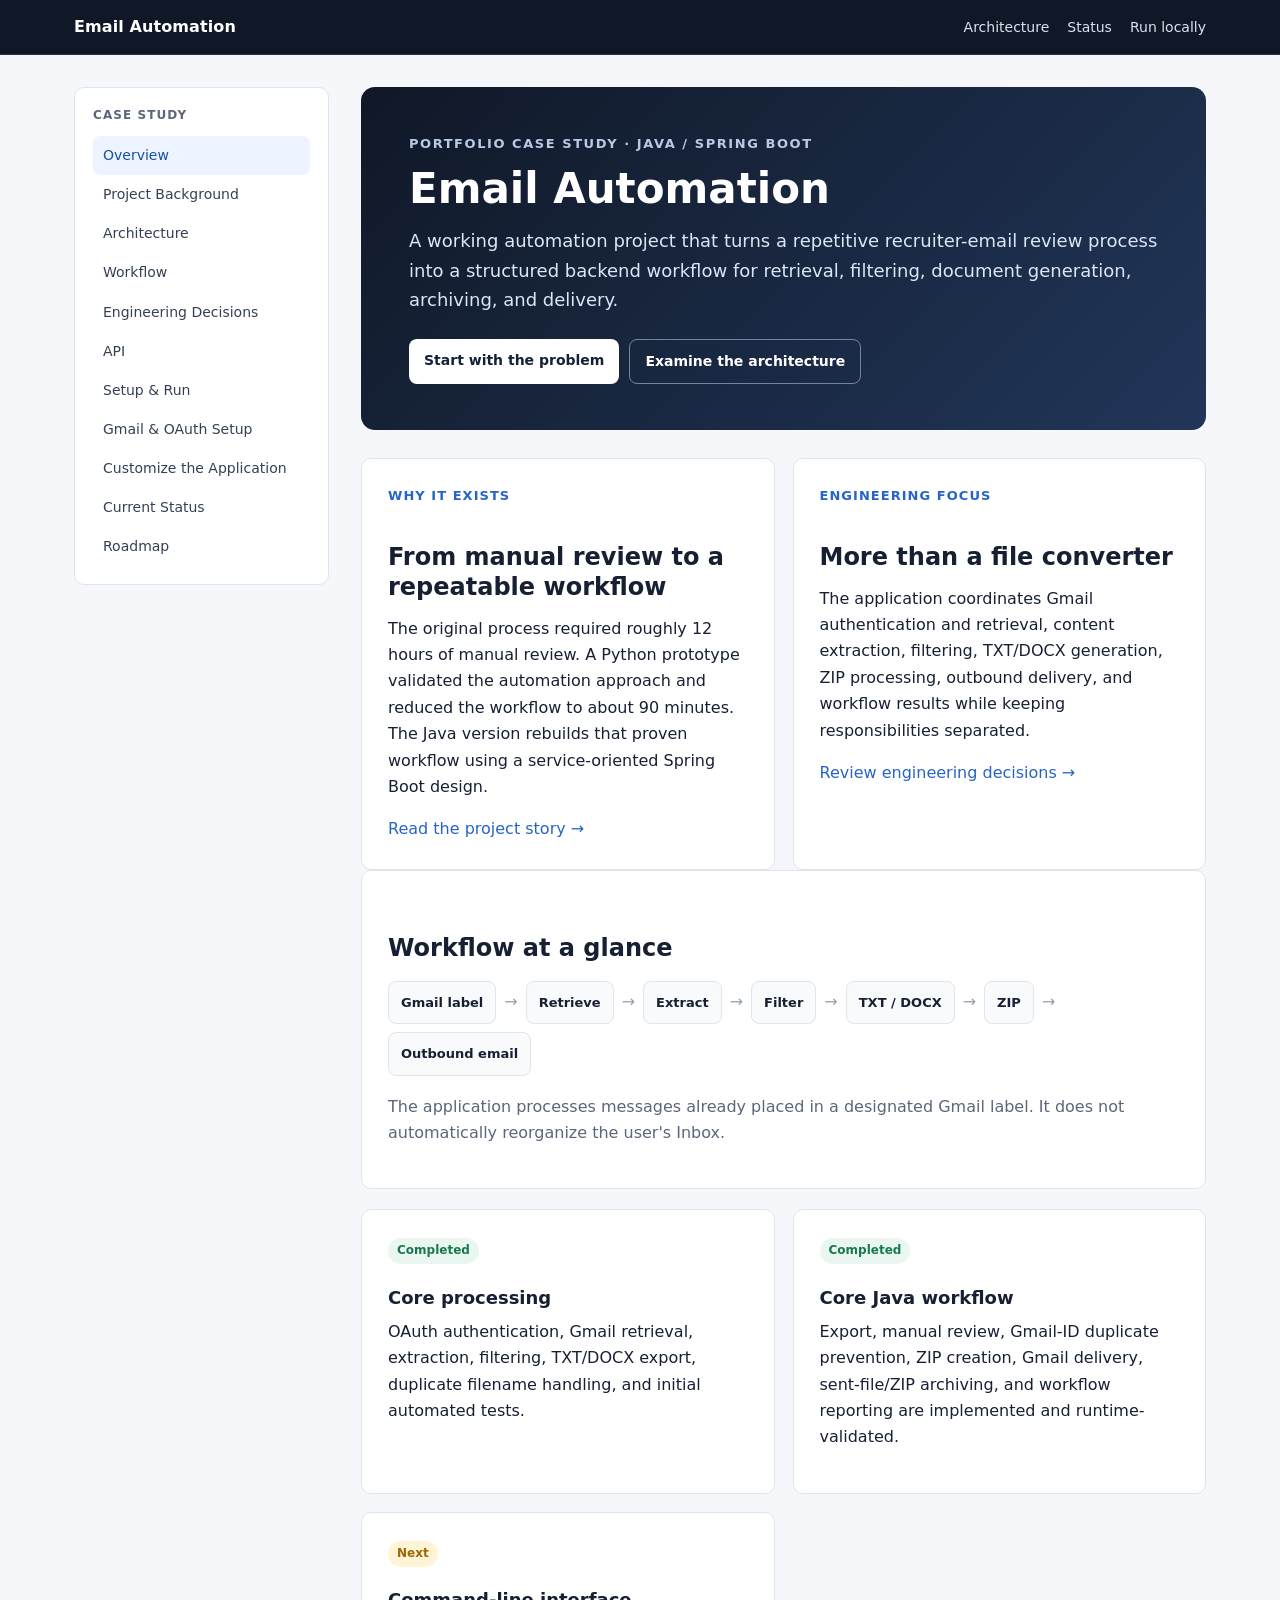
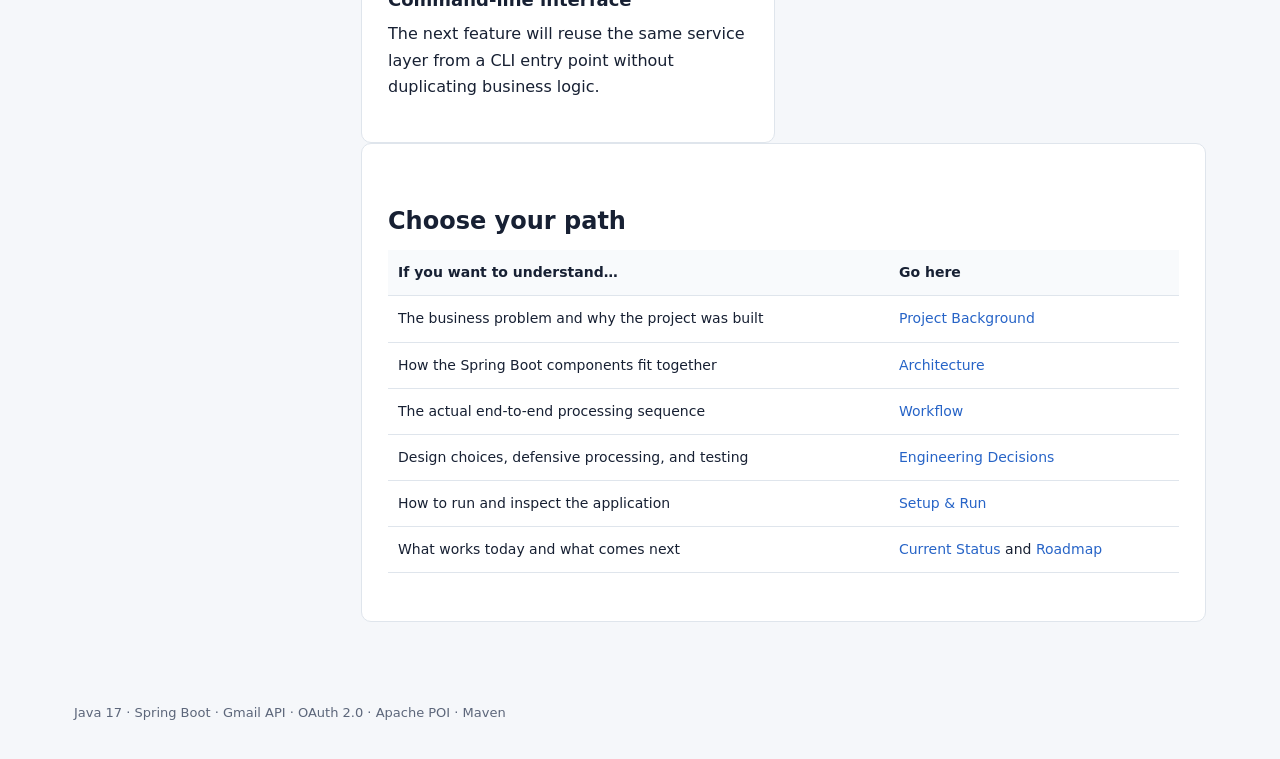
<file: docs/index.html>
<!doctype html>
<html lang="en"><head><meta charset="utf-8"><meta name="viewport" content="width=device-width,initial-scale=1">
<title>Overview | Email Automation</title>
<meta name="description" content="Java Spring Boot Email Automation portfolio case study">
<link rel="stylesheet" href="assets/css/site.css"></head>
<body>
<header class="topbar"><div class="topbar-inner"><a class="brand" href="index.html">Email Automation</a>
<nav class="toplinks"><a href="pages/architecture.html">Architecture</a><a href="pages/status.html">Status</a><a href="pages/setup.html">Run locally</a></nav></div></header>
<div class="layout">
<aside class="sidebar">
  <div class="label">Case Study</div>
  <a href="index.html" class="active">Overview</a>
  <a href="pages/project-background.html">Project Background</a>
  <a href="pages/architecture.html">Architecture</a>
  <a href="pages/workflow.html">Workflow</a>
  <a href="pages/engineering.html">Engineering Decisions</a>
  <a href="pages/api.html">API</a>
  <a href="pages/setup.html">Setup & Run</a>
  <a href="pages/gmail-oauth.html">Gmail & OAuth Setup</a>
  <a href="pages/customize.html">Customize the Application</a>
  <a href="pages/status.html">Current Status</a>
  <a href="pages/roadmap.html">Roadmap</a>
</aside><main>
<section class="hero">
<div class="eyebrow">Portfolio Case Study · Java / Spring Boot</div>
<h1>Email Automation</h1>
<p>A working automation project that turns a repetitive recruiter-email review process into a structured backend workflow for retrieval, filtering, document generation, archiving, and delivery.</p>
<div class="actions"><a class="btn primary" href="pages/project-background.html">Start with the problem</a><a class="btn secondary" href="pages/architecture.html">Examine the architecture</a></div>
</section>
<div class="grid">
<section class="card"><div class="kicker">Why it exists</div><h2>From manual review to a repeatable workflow</h2><p>The original process required roughly 12 hours of manual review. A Python prototype validated the automation approach and reduced the workflow to about 90 minutes. The Java version rebuilds that proven workflow using a service-oriented Spring Boot design.</p><a href="pages/project-background.html">Read the project story →</a></section>
<section class="card"><div class="kicker">Engineering focus</div><h2>More than a file converter</h2><p>The application coordinates Gmail authentication and retrieval, content extraction, filtering, TXT/DOCX generation, ZIP processing, outbound delivery, and workflow results while keeping responsibilities separated.</p><a href="pages/engineering.html">Review engineering decisions →</a></section>
</div>
<section class="content"><h2>Workflow at a glance</h2>
<div class="flow"><span class="step">Gmail label</span><span class="arrow">→</span><span class="step">Retrieve</span><span class="arrow">→</span><span class="step">Extract</span><span class="arrow">→</span><span class="step">Filter</span><span class="arrow">→</span><span class="step">TXT / DOCX</span><span class="arrow">→</span><span class="step">ZIP</span><span class="arrow">→</span><span class="step">Outbound email</span></div>
<p class="muted">The application processes messages already placed in a designated Gmail label. It does not automatically reorganize the user's Inbox.</p></section>
<div class="grid">
<section class="card"><span class="status done">Completed</span><h3>Core processing</h3><p>OAuth authentication, Gmail retrieval, extraction, filtering, TXT/DOCX export, duplicate filename handling, and initial automated tests.</p></section>
<section class="card"><span class="status done">Completed</span><h3>Core Java workflow</h3><p>Export, manual review, Gmail-ID duplicate prevention, ZIP creation, Gmail delivery, sent-file/ZIP archiving, and workflow reporting are implemented and runtime-validated.</p></section><section class="card"><span class="status dev">Next</span><h3>Command-line interface</h3><p>The next feature will reuse the same service layer from a CLI entry point without duplicating business logic.</p></section>
</div>
<section class="content"><h2>Choose your path</h2><table>
<tr><th>If you want to understand…</th><th>Go here</th></tr>
<tr><td>The business problem and why the project was built</td><td><a href="pages/project-background.html">Project Background</a></td></tr>
<tr><td>How the Spring Boot components fit together</td><td><a href="pages/architecture.html">Architecture</a></td></tr>
<tr><td>The actual end-to-end processing sequence</td><td><a href="pages/workflow.html">Workflow</a></td></tr>
<tr><td>Design choices, defensive processing, and testing</td><td><a href="pages/engineering.html">Engineering Decisions</a></td></tr>
<tr><td>How to run and inspect the application</td><td><a href="pages/setup.html">Setup & Run</a></td></tr>
<tr><td>What works today and what comes next</td><td><a href="pages/status.html">Current Status</a> and <a href="pages/roadmap.html">Roadmap</a></td></tr>
</table></section>
</main></div>
<footer class="footer">Java 17 · Spring Boot · Gmail API · OAuth 2.0 · Apache POI · Maven</footer>
<script src="assets/js/site.js"></script></body></html>
</file>
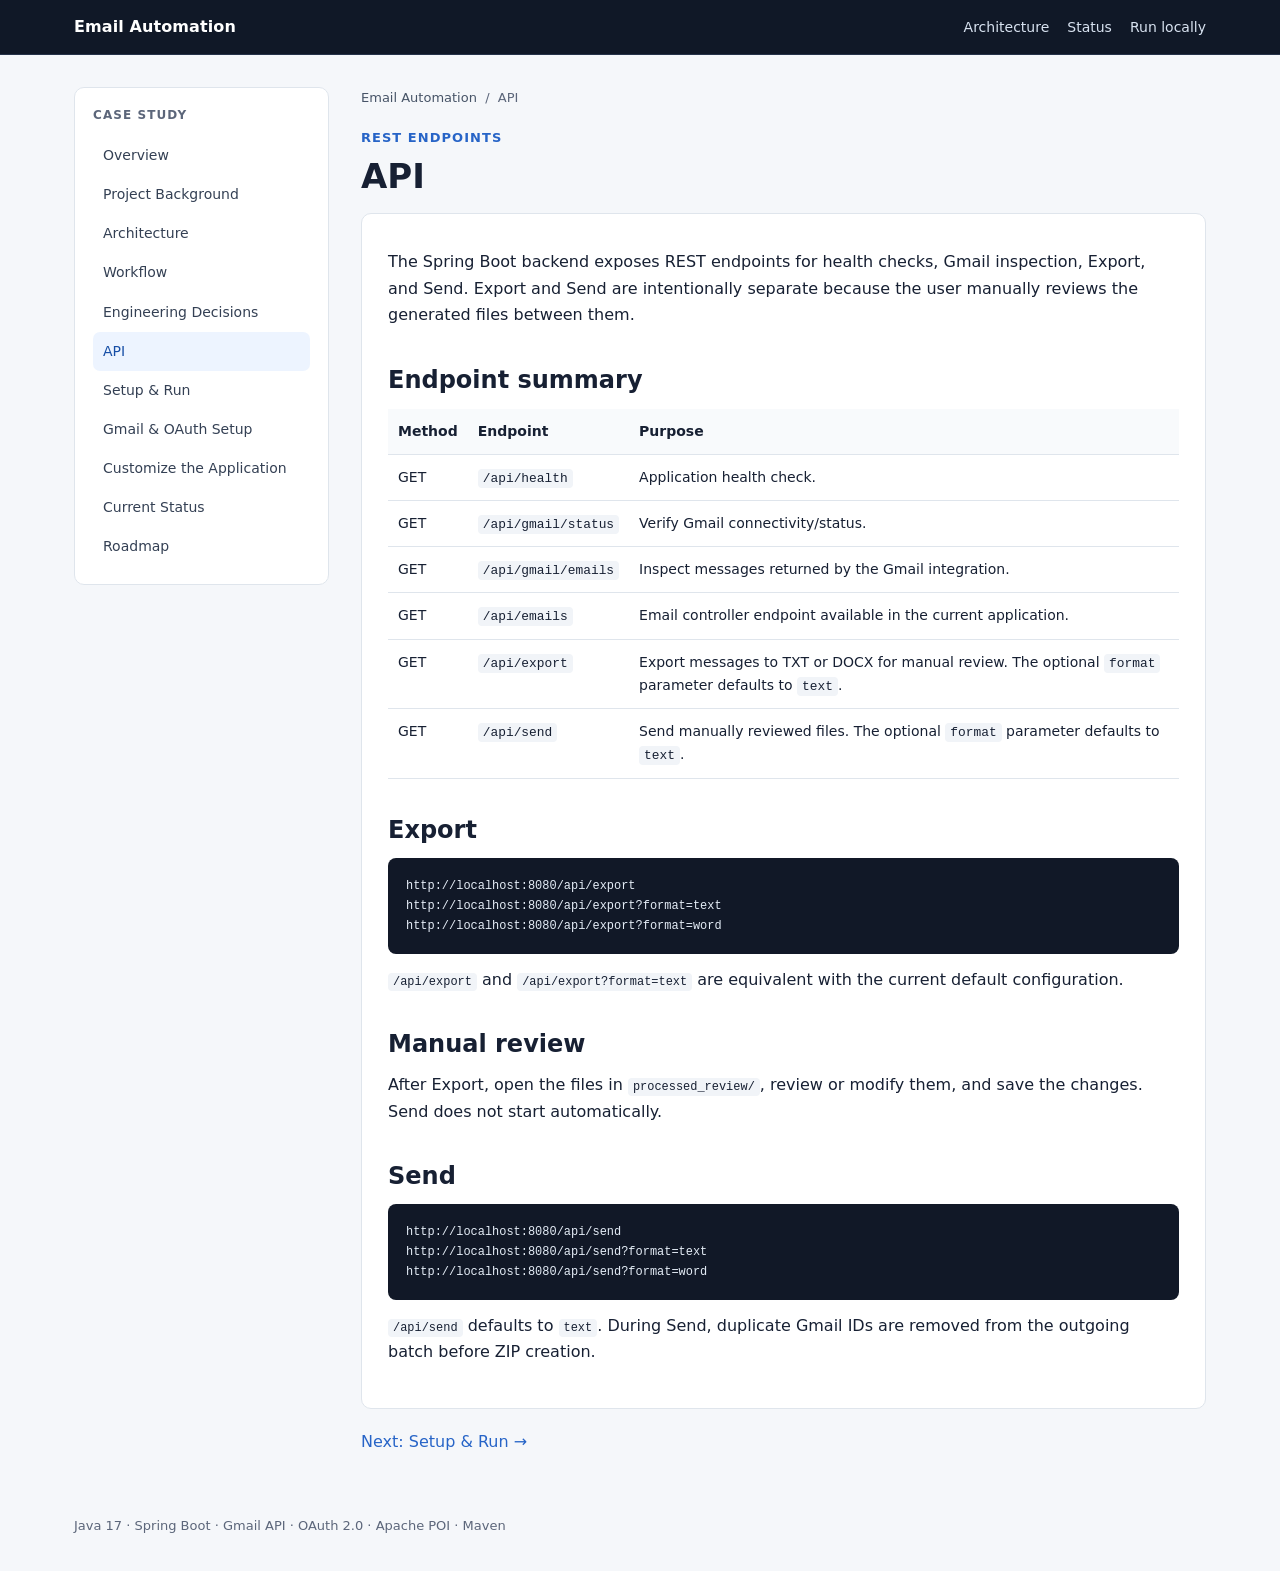
<file: docs/pages/api.html>
<!DOCTYPE html>

<html lang="en"><head><meta charset="utf-8"/><meta content="width=device-width,initial-scale=1" name="viewport"/>
<title>API | Email Automation</title>
<meta content="Java Spring Boot Email Automation portfolio case study" name="description"/>
<link href="../assets/css/site.css" rel="stylesheet"/></head>
<body>
<header class="topbar"><div class="topbar-inner"><a class="brand" href="../index.html">Email Automation</a>
<nav class="toplinks"><a href="../pages/architecture.html">Architecture</a><a href="../pages/status.html">Status</a><a href="../pages/setup.html">Run locally</a></nav></div></header>
<div class="layout">
<aside class="sidebar">
<div class="label">Case Study</div>
<a href="../index.html">Overview</a>
<a href="project-background.html">Project Background</a>
<a href="architecture.html">Architecture</a>
<a href="workflow.html">Workflow</a>
<a href="engineering.html">Engineering Decisions</a>
<a class="active" href="api.html">API</a>
<a href="setup.html">Setup &amp; Run</a>
<a href="gmail-oauth.html">Gmail &amp; OAuth Setup</a>
<a href="customize.html">Customize the Application</a>
<a href="status.html">Current Status</a>
<a href="roadmap.html">Roadmap</a>
</aside><main><div class="crumbs"><a href="../index.html">Email Automation</a>  /  API</div><div class="kicker">REST endpoints</div><h1>API</h1><section class="content"><p>The Spring Boot backend exposes REST endpoints for health checks, Gmail inspection, Export, and Send. Export and Send are intentionally separate because the user manually reviews the generated files between them.</p>
<h2>Endpoint summary</h2><table><tr><th>Method</th><th>Endpoint</th><th>Purpose</th></tr><tr><td>GET</td><td><code>/api/health</code></td><td>Application health check.</td></tr><tr><td>GET</td><td><code>/api/gmail/status</code></td><td>Verify Gmail connectivity/status.</td></tr><tr><td>GET</td><td><code>/api/gmail/emails</code></td><td>Inspect messages returned by the Gmail integration.</td></tr><tr><td>GET</td><td><code>/api/emails</code></td><td>Email controller endpoint available in the current application.</td></tr><tr><td>GET</td><td><code>/api/export</code></td><td>Export messages to TXT or DOCX for manual review. The optional <code>format</code> parameter defaults to <code>text</code>.</td></tr><tr><td>GET</td><td><code>/api/send</code></td><td>Send manually reviewed files. The optional <code>format</code> parameter defaults to <code>text</code>.</td></tr></table>
<h2>Export</h2><pre><code>http://localhost:8080/api/export
http://localhost:8080/api/export?format=text
http://localhost:8080/api/export?format=word</code></pre><p><code>/api/export</code> and <code>/api/export?format=text</code> are equivalent with the current default configuration.</p>
<h2>Manual review</h2><p>After Export, open the files in <code>processed_review/</code>, review or modify them, and save the changes. Send does not start automatically.</p>
<h2>Send</h2><pre><code>http://localhost:8080/api/send
http://localhost:8080/api/send?format=text
http://localhost:8080/api/send?format=word</code></pre><p><code>/api/send</code> defaults to <code>text</code>. During Send, duplicate Gmail IDs are removed from the outgoing batch before ZIP creation.</p></section><div class="next"><a href="setup.html">Next: Setup &amp; Run →</a></div></main></div>
<footer class="footer">Java 17 · Spring Boot · Gmail API · OAuth 2.0 · Apache POI · Maven</footer>
<script src="../assets/js/site.js"></script></body></html>
</file>
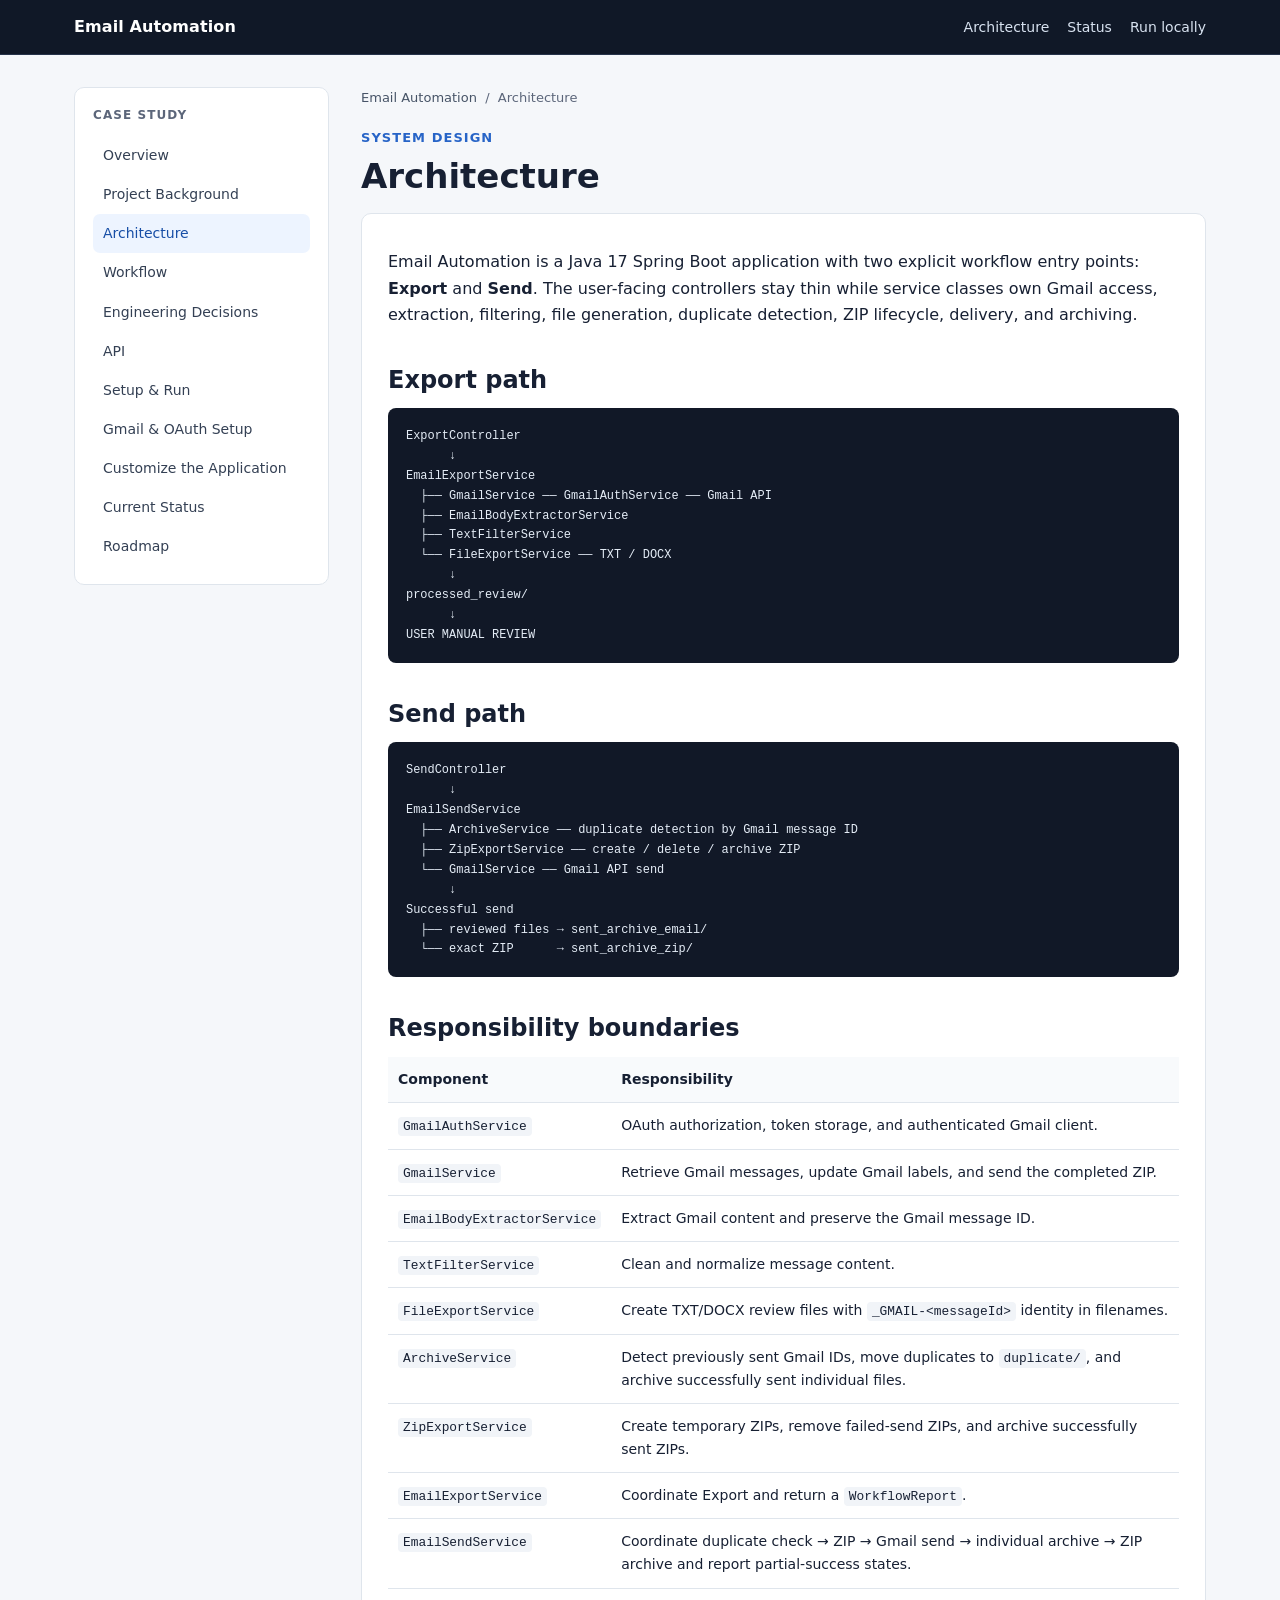
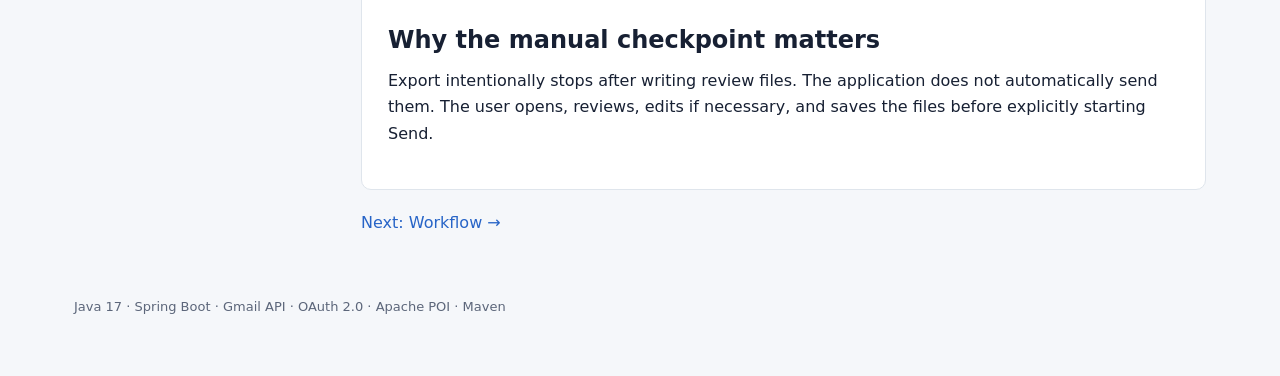
<file: docs/pages/architecture.html>
<!DOCTYPE html>

<html lang="en"><head><meta charset="utf-8"/><meta content="width=device-width,initial-scale=1" name="viewport"/>
<title>Architecture | Email Automation</title>
<meta content="Java Spring Boot Email Automation portfolio case study" name="description"/>
<link href="../assets/css/site.css" rel="stylesheet"/></head>
<body>
<header class="topbar"><div class="topbar-inner"><a class="brand" href="../index.html">Email Automation</a>
<nav class="toplinks"><a href="../pages/architecture.html">Architecture</a><a href="../pages/status.html">Status</a><a href="../pages/setup.html">Run locally</a></nav></div></header>
<div class="layout">
<aside class="sidebar">
<div class="label">Case Study</div>
<a href="../index.html">Overview</a>
<a href="project-background.html">Project Background</a>
<a class="active" href="architecture.html">Architecture</a>
<a href="workflow.html">Workflow</a>
<a href="engineering.html">Engineering Decisions</a>
<a href="api.html">API</a>
<a href="setup.html">Setup &amp; Run</a>
<a href="gmail-oauth.html">Gmail &amp; OAuth Setup</a>
<a href="customize.html">Customize the Application</a>
<a href="status.html">Current Status</a>
<a href="roadmap.html">Roadmap</a>
</aside><main><div class="crumbs"><a href="../index.html">Email Automation</a>  /  Architecture</div><div class="kicker">System design</div><h1>Architecture</h1><section class="content"><p>Email Automation is a Java 17 Spring Boot application with two explicit workflow entry points: <strong>Export</strong> and <strong>Send</strong>. The user-facing controllers stay thin while service classes own Gmail access, extraction, filtering, file generation, duplicate detection, ZIP lifecycle, delivery, and archiving.</p>
<h2>Export path</h2><pre><code>ExportController
      ↓
EmailExportService
  ├── GmailService ── GmailAuthService ── Gmail API
  ├── EmailBodyExtractorService
  ├── TextFilterService
  └── FileExportService ── TXT / DOCX
      ↓
processed_review/
      ↓
USER MANUAL REVIEW</code></pre>
<h2>Send path</h2><pre><code>SendController
      ↓
EmailSendService
  ├── ArchiveService ── duplicate detection by Gmail message ID
  ├── ZipExportService ── create / delete / archive ZIP
  └── GmailService ── Gmail API send
      ↓
Successful send
  ├── reviewed files → sent_archive_email/
  └── exact ZIP      → sent_archive_zip/</code></pre>
<h2>Responsibility boundaries</h2><table><tr><th>Component</th><th>Responsibility</th></tr>
<tr><td><code>GmailAuthService</code></td><td>OAuth authorization, token storage, and authenticated Gmail client.</td></tr><tr><td><code>GmailService</code></td><td>Retrieve Gmail messages, update Gmail labels, and send the completed ZIP.</td></tr><tr><td><code>EmailBodyExtractorService</code></td><td>Extract Gmail content and preserve the Gmail message ID.</td></tr><tr><td><code>TextFilterService</code></td><td>Clean and normalize message content.</td></tr><tr><td><code>FileExportService</code></td><td>Create TXT/DOCX review files with <code>_GMAIL-&lt;messageId&gt;</code> identity in filenames.</td></tr><tr><td><code>ArchiveService</code></td><td>Detect previously sent Gmail IDs, move duplicates to <code>duplicate/</code>, and archive successfully sent individual files.</td></tr><tr><td><code>ZipExportService</code></td><td>Create temporary ZIPs, remove failed-send ZIPs, and archive successfully sent ZIPs.</td></tr><tr><td><code>EmailExportService</code></td><td>Coordinate Export and return a <code>WorkflowReport</code>.</td></tr><tr><td><code>EmailSendService</code></td><td>Coordinate duplicate check → ZIP → Gmail send → individual archive → ZIP archive and report partial-success states.</td></tr></table>
<h2>Why the manual checkpoint matters</h2><p>Export intentionally stops after writing review files. The application does not automatically send them. The user opens, reviews, edits if necessary, and saves the files before explicitly starting Send.</p></section><div class="next"><a href="workflow.html">Next: Workflow →</a></div></main></div>
<footer class="footer">Java 17 · Spring Boot · Gmail API · OAuth 2.0 · Apache POI · Maven</footer>
<script src="../assets/js/site.js"></script></body></html>
</file>
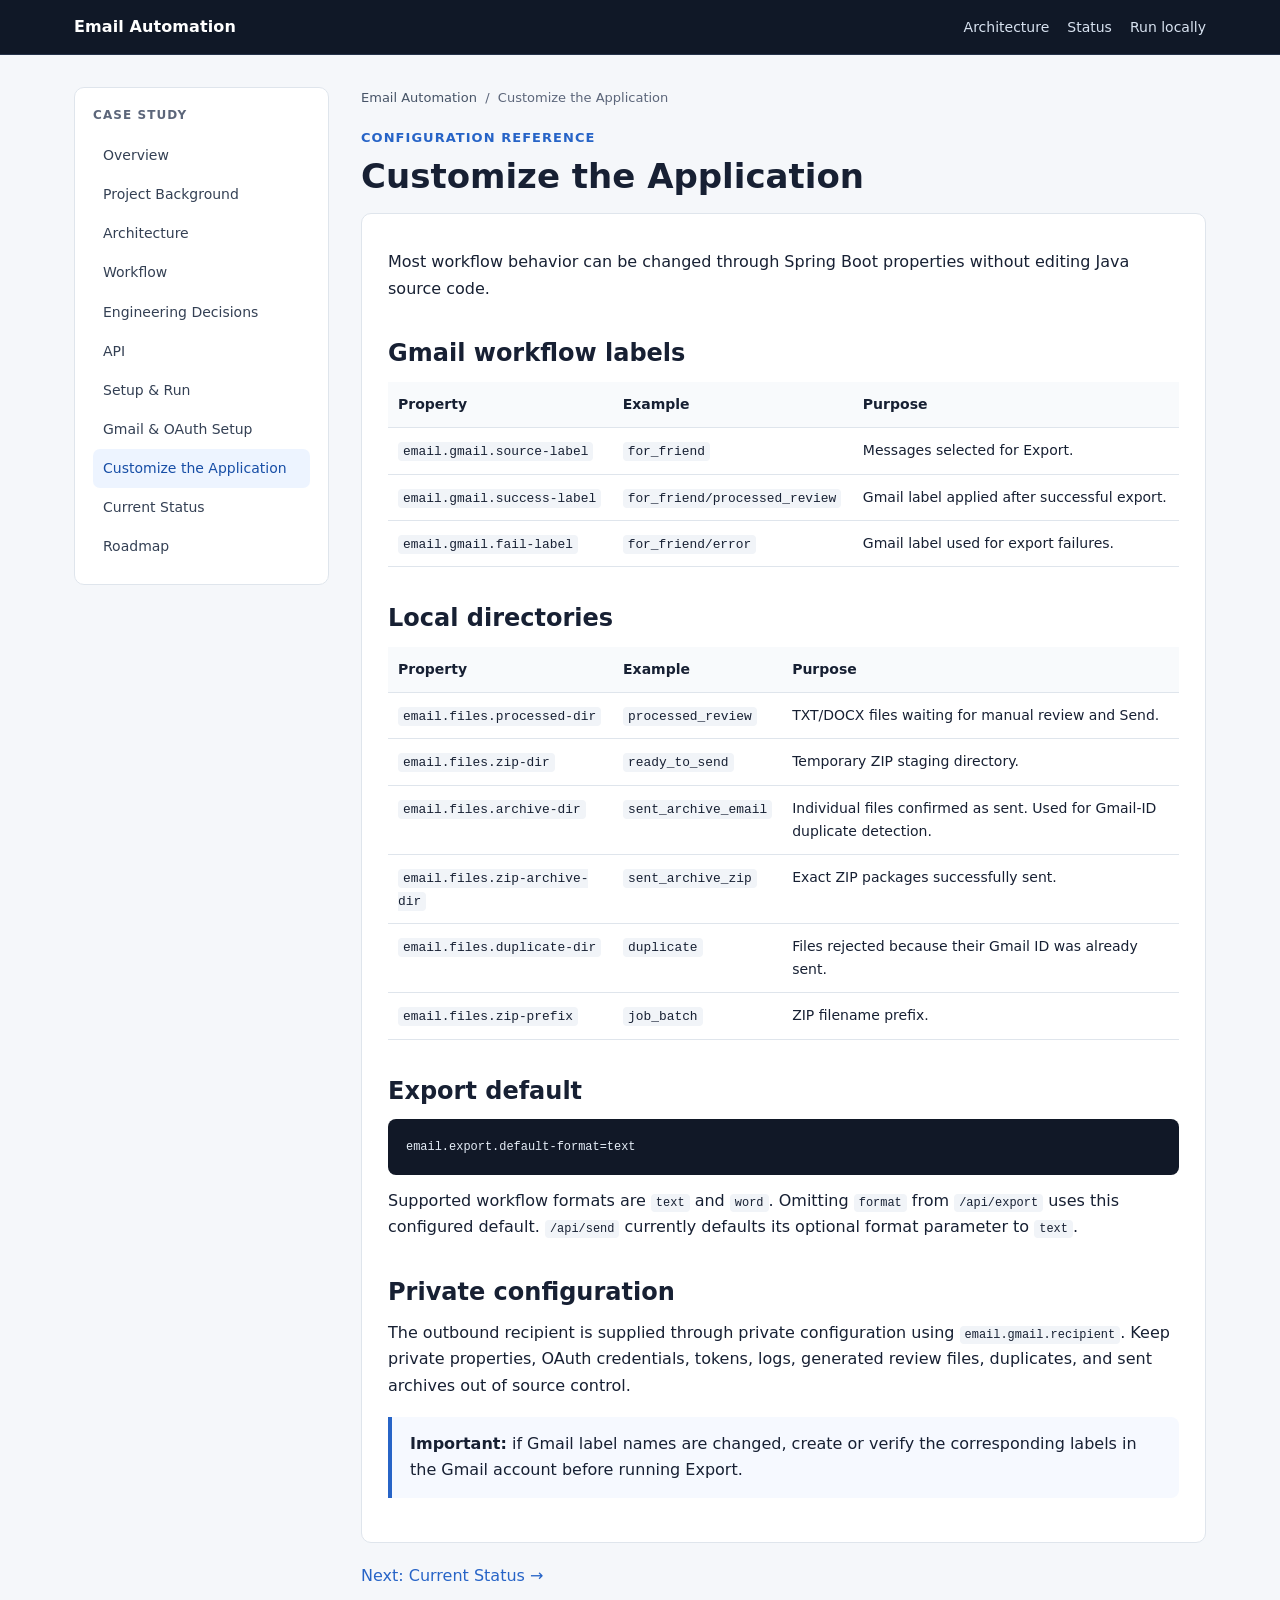
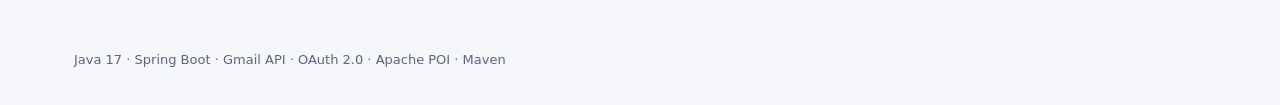
<file: docs/pages/customize.html>
<!DOCTYPE html>

<html lang="en"><head><meta charset="utf-8"/><meta content="width=device-width,initial-scale=1" name="viewport"/>
<title>Customize the Application | Email Automation</title>
<meta content="Java Spring Boot Email Automation portfolio case study" name="description"/>
<link href="../assets/css/site.css" rel="stylesheet"/></head>
<body>
<header class="topbar"><div class="topbar-inner"><a class="brand" href="../index.html">Email Automation</a>
<nav class="toplinks"><a href="../pages/architecture.html">Architecture</a><a href="../pages/status.html">Status</a><a href="../pages/setup.html">Run locally</a></nav></div></header>
<div class="layout">
<aside class="sidebar">
<div class="label">Case Study</div>
<a href="../index.html">Overview</a>
<a href="project-background.html">Project Background</a>
<a href="architecture.html">Architecture</a>
<a href="workflow.html">Workflow</a>
<a href="engineering.html">Engineering Decisions</a>
<a href="api.html">API</a>
<a href="setup.html">Setup &amp; Run</a>
<a href="gmail-oauth.html">Gmail &amp; OAuth Setup</a>
<a class="active" href="customize.html">Customize the Application</a>
<a href="status.html">Current Status</a>
<a href="roadmap.html">Roadmap</a>
</aside><main><div class="crumbs"><a href="../index.html">Email Automation</a>  /  Customize the Application</div><div class="kicker">Configuration reference</div><h1>Customize the Application</h1><section class="content"><p>Most workflow behavior can be changed through Spring Boot properties without editing Java source code.</p>
<h2>Gmail workflow labels</h2><table><tr><th>Property</th><th>Example</th><th>Purpose</th></tr><tr><td><code>email.gmail.source-label</code></td><td><code>for_friend</code></td><td>Messages selected for Export.</td></tr><tr><td><code>email.gmail.success-label</code></td><td><code>for_friend/processed_review</code></td><td>Gmail label applied after successful export.</td></tr><tr><td><code>email.gmail.fail-label</code></td><td><code>for_friend/error</code></td><td>Gmail label used for export failures.</td></tr></table>
<h2>Local directories</h2><table><tr><th>Property</th><th>Example</th><th>Purpose</th></tr><tr><td><code>email.files.processed-dir</code></td><td><code>processed_review</code></td><td>TXT/DOCX files waiting for manual review and Send.</td></tr><tr><td><code>email.files.zip-dir</code></td><td><code>ready_to_send</code></td><td>Temporary ZIP staging directory.</td></tr><tr><td><code>email.files.archive-dir</code></td><td><code>sent_archive_email</code></td><td>Individual files confirmed as sent. Used for Gmail-ID duplicate detection.</td></tr><tr><td><code>email.files.zip-archive-dir</code></td><td><code>sent_archive_zip</code></td><td>Exact ZIP packages successfully sent.</td></tr><tr><td><code>email.files.duplicate-dir</code></td><td><code>duplicate</code></td><td>Files rejected because their Gmail ID was already sent.</td></tr><tr><td><code>email.files.zip-prefix</code></td><td><code>job_batch</code></td><td>ZIP filename prefix.</td></tr></table>
<h2>Export default</h2><pre><code>email.export.default-format=text</code></pre><p>Supported workflow formats are <code>text</code> and <code>word</code>. Omitting <code>format</code> from <code>/api/export</code> uses this configured default. <code>/api/send</code> currently defaults its optional format parameter to <code>text</code>.</p>
<h2>Private configuration</h2><p>The outbound recipient is supplied through private configuration using <code>email.gmail.recipient</code>. Keep private properties, OAuth credentials, tokens, logs, generated review files, duplicates, and sent archives out of source control.</p>
<div class="callout"><strong>Important:</strong> if Gmail label names are changed, create or verify the corresponding labels in the Gmail account before running Export.</div></section><div class="next"><a href="status.html">Next: Current Status →</a></div></main></div>
<footer class="footer">Java 17 · Spring Boot · Gmail API · OAuth 2.0 · Apache POI · Maven</footer>
<script src="../assets/js/site.js"></script></body></html>
</file>
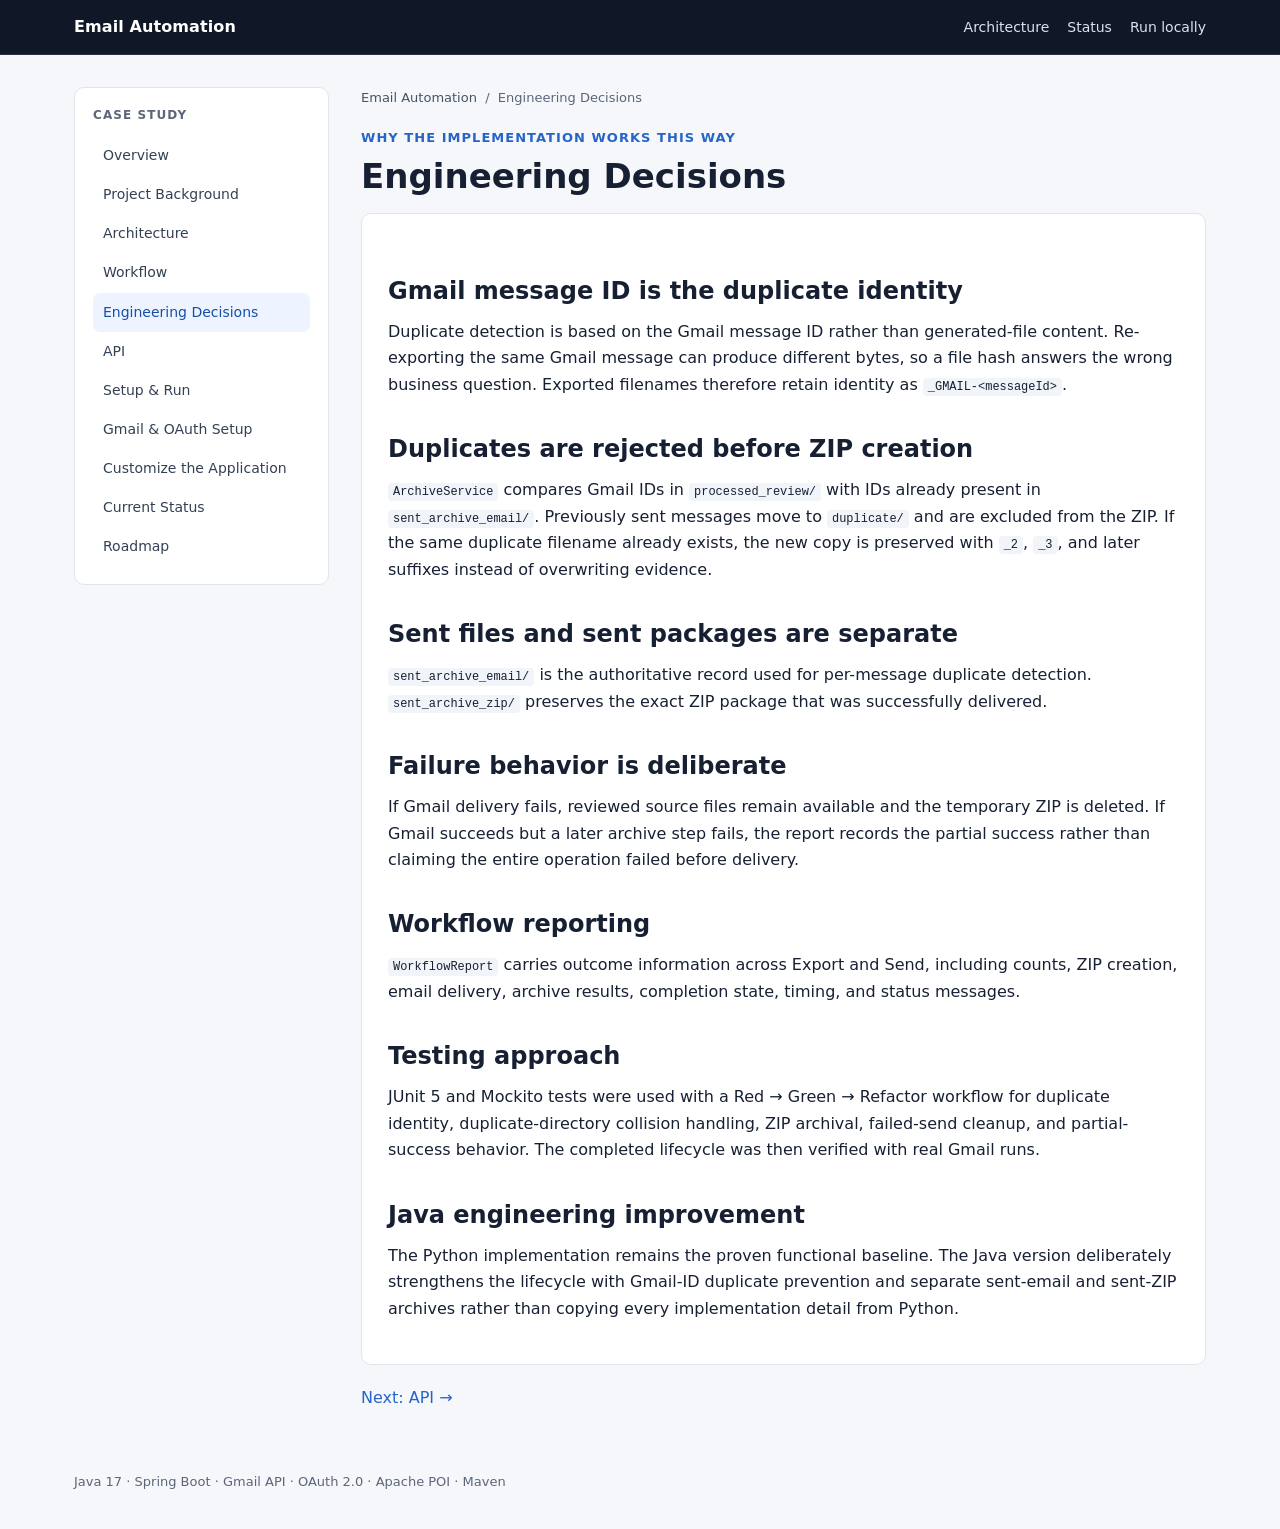
<file: docs/pages/engineering.html>
<!DOCTYPE html>

<html lang="en"><head><meta charset="utf-8"/><meta content="width=device-width,initial-scale=1" name="viewport"/>
<title>Engineering Decisions | Email Automation</title>
<meta content="Java Spring Boot Email Automation portfolio case study" name="description"/>
<link href="../assets/css/site.css" rel="stylesheet"/></head>
<body>
<header class="topbar"><div class="topbar-inner"><a class="brand" href="../index.html">Email Automation</a>
<nav class="toplinks"><a href="../pages/architecture.html">Architecture</a><a href="../pages/status.html">Status</a><a href="../pages/setup.html">Run locally</a></nav></div></header>
<div class="layout">
<aside class="sidebar">
<div class="label">Case Study</div>
<a href="../index.html">Overview</a>
<a href="project-background.html">Project Background</a>
<a href="architecture.html">Architecture</a>
<a href="workflow.html">Workflow</a>
<a class="active" href="engineering.html">Engineering Decisions</a>
<a href="api.html">API</a>
<a href="setup.html">Setup &amp; Run</a>
<a href="gmail-oauth.html">Gmail &amp; OAuth Setup</a>
<a href="customize.html">Customize the Application</a>
<a href="status.html">Current Status</a>
<a href="roadmap.html">Roadmap</a>
</aside><main><div class="crumbs"><a href="../index.html">Email Automation</a>  /  Engineering Decisions</div><div class="kicker">Why the implementation works this way</div><h1>Engineering Decisions</h1><section class="content"><h2>Gmail message ID is the duplicate identity</h2><p>Duplicate detection is based on the Gmail message ID rather than generated-file content. Re-exporting the same Gmail message can produce different bytes, so a file hash answers the wrong business question. Exported filenames therefore retain identity as <code>_GMAIL-&lt;messageId&gt;</code>.</p>
<h2>Duplicates are rejected before ZIP creation</h2><p><code>ArchiveService</code> compares Gmail IDs in <code>processed_review/</code> with IDs already present in <code>sent_archive_email/</code>. Previously sent messages move to <code>duplicate/</code> and are excluded from the ZIP. If the same duplicate filename already exists, the new copy is preserved with <code>_2</code>, <code>_3</code>, and later suffixes instead of overwriting evidence.</p>
<h2>Sent files and sent packages are separate</h2><p><code>sent_archive_email/</code> is the authoritative record used for per-message duplicate detection. <code>sent_archive_zip/</code> preserves the exact ZIP package that was successfully delivered.</p>
<h2>Failure behavior is deliberate</h2><p>If Gmail delivery fails, reviewed source files remain available and the temporary ZIP is deleted. If Gmail succeeds but a later archive step fails, the report records the partial success rather than claiming the entire operation failed before delivery.</p>
<h2>Workflow reporting</h2><p><code>WorkflowReport</code> carries outcome information across Export and Send, including counts, ZIP creation, email delivery, archive results, completion state, timing, and status messages.</p>
<h2>Testing approach</h2><p>JUnit 5 and Mockito tests were used with a Red → Green → Refactor workflow for duplicate identity, duplicate-directory collision handling, ZIP archival, failed-send cleanup, and partial-success behavior. The completed lifecycle was then verified with real Gmail runs.</p>
<h2>Java engineering improvement</h2><p>The Python implementation remains the proven functional baseline. The Java version deliberately strengthens the lifecycle with Gmail-ID duplicate prevention and separate sent-email and sent-ZIP archives rather than copying every implementation detail from Python.</p></section><div class="next"><a href="api.html">Next: API →</a></div></main></div>
<footer class="footer">Java 17 · Spring Boot · Gmail API · OAuth 2.0 · Apache POI · Maven</footer>
<script src="../assets/js/site.js"></script></body></html>
</file>
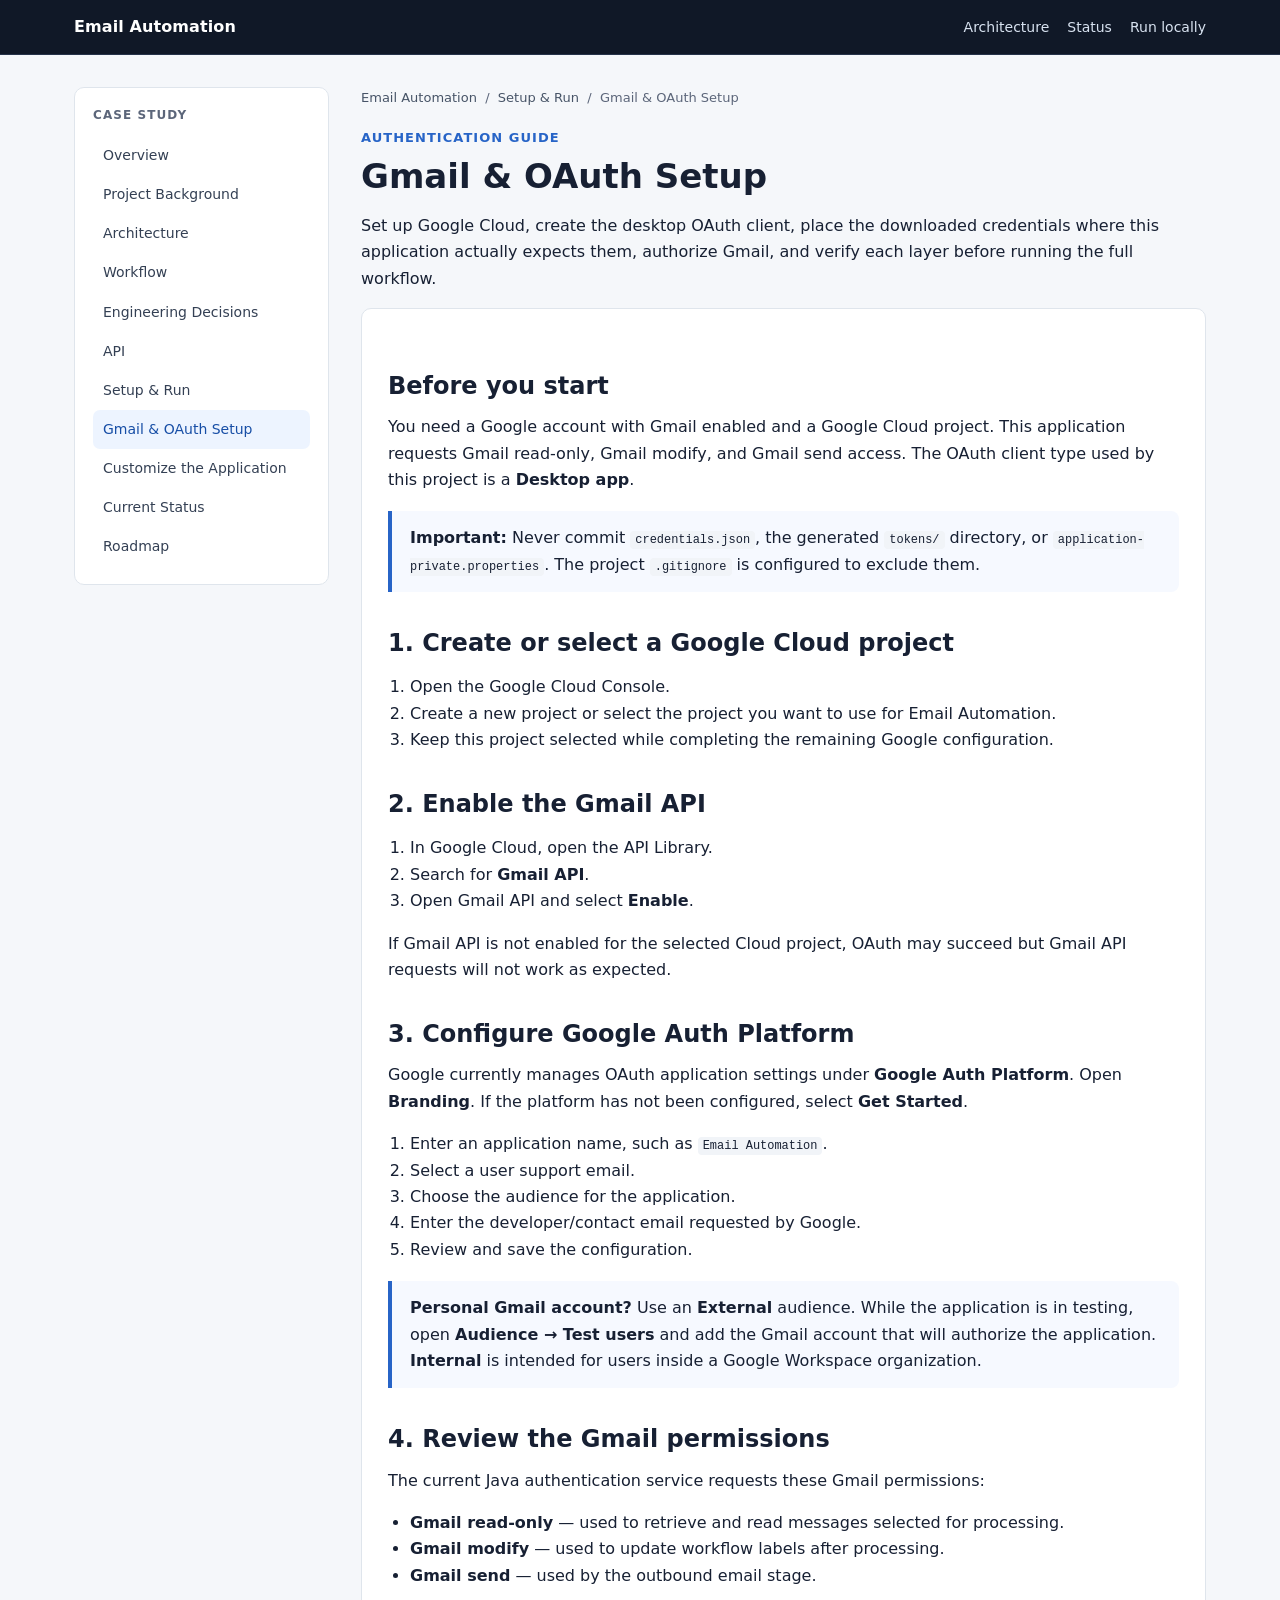
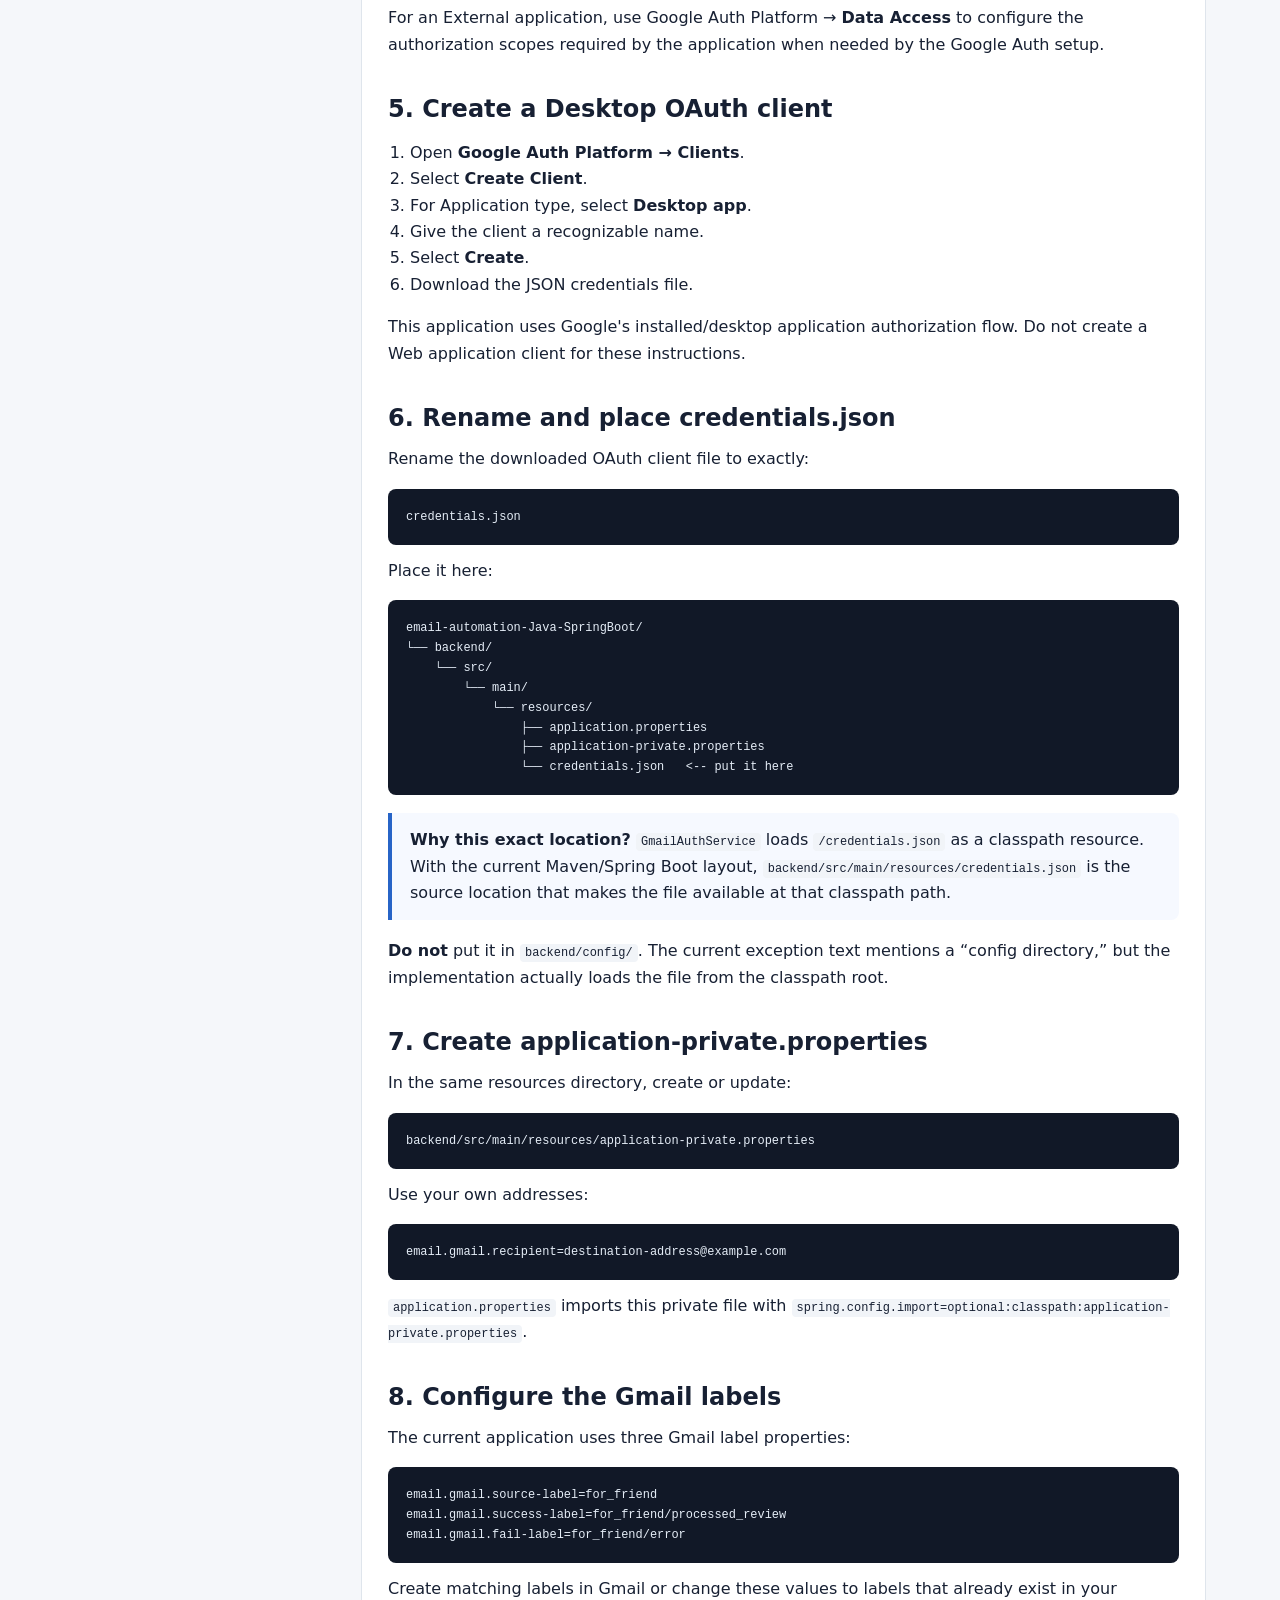
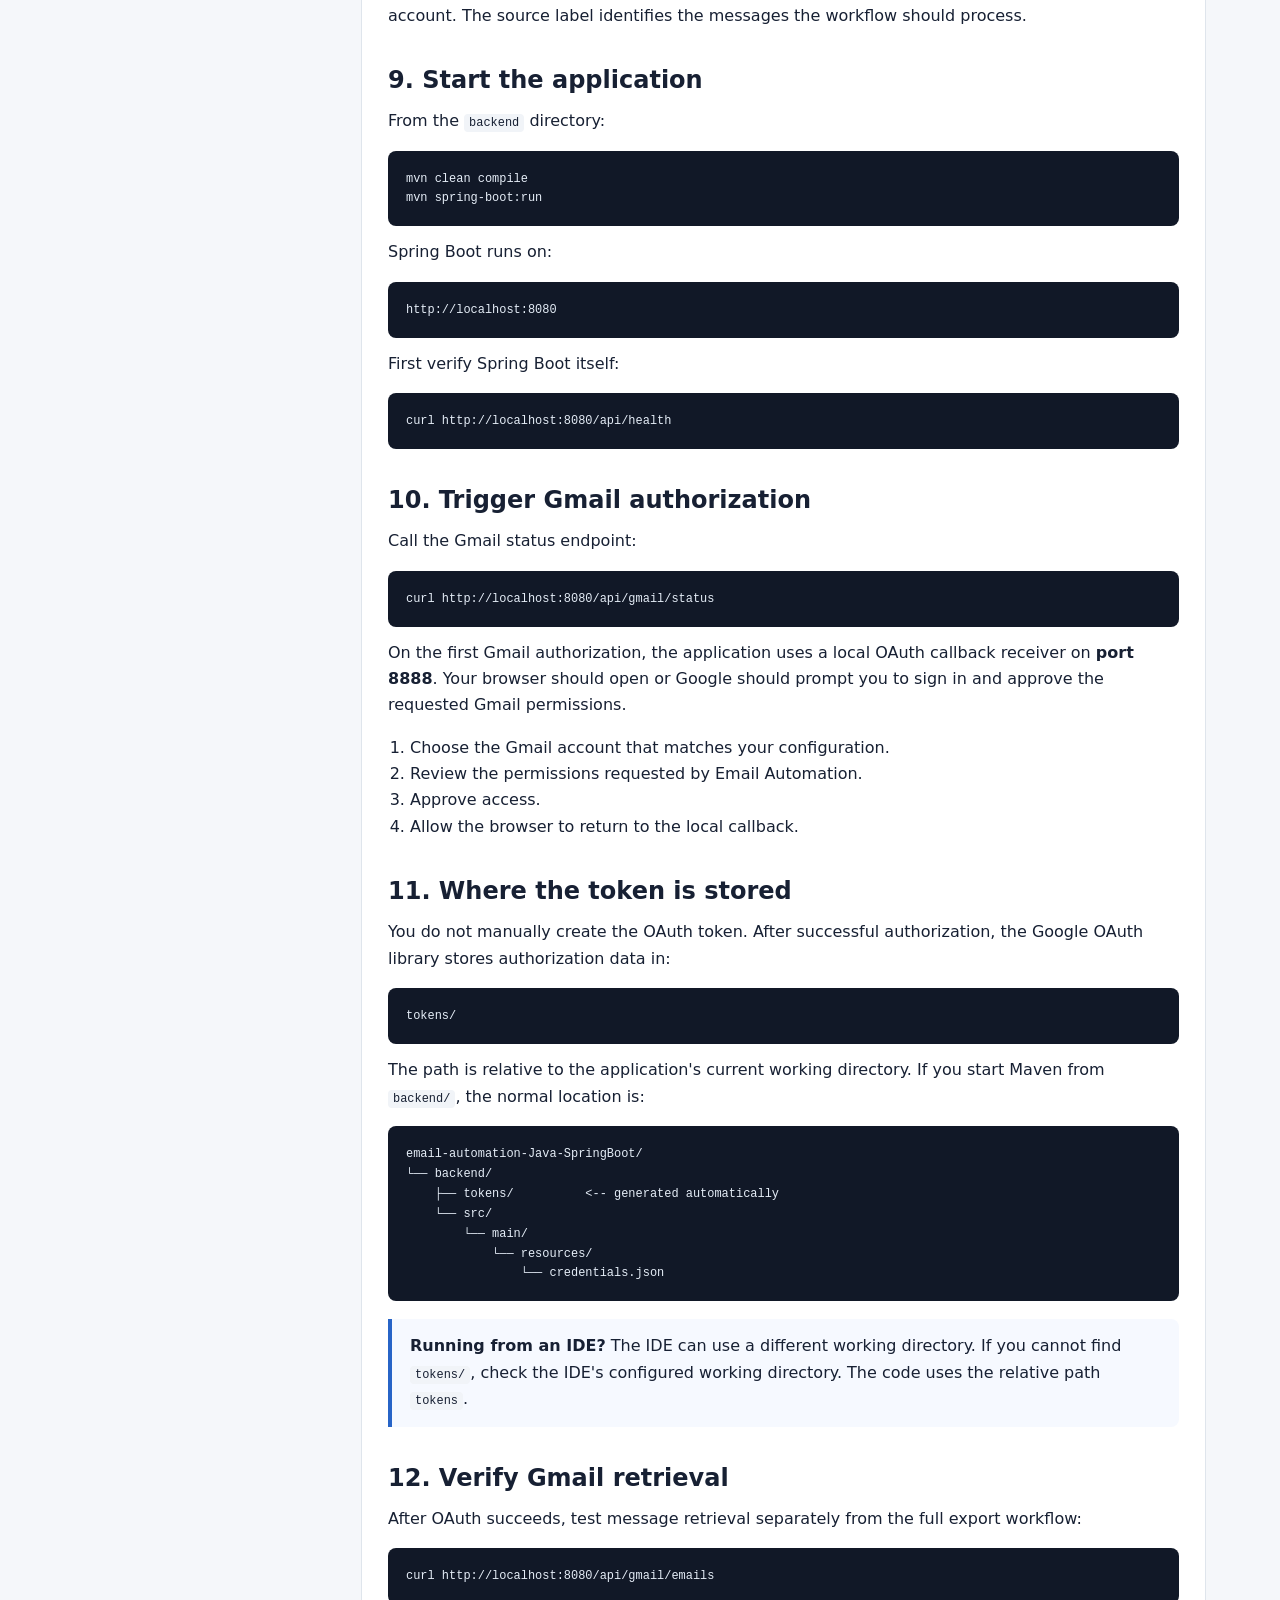
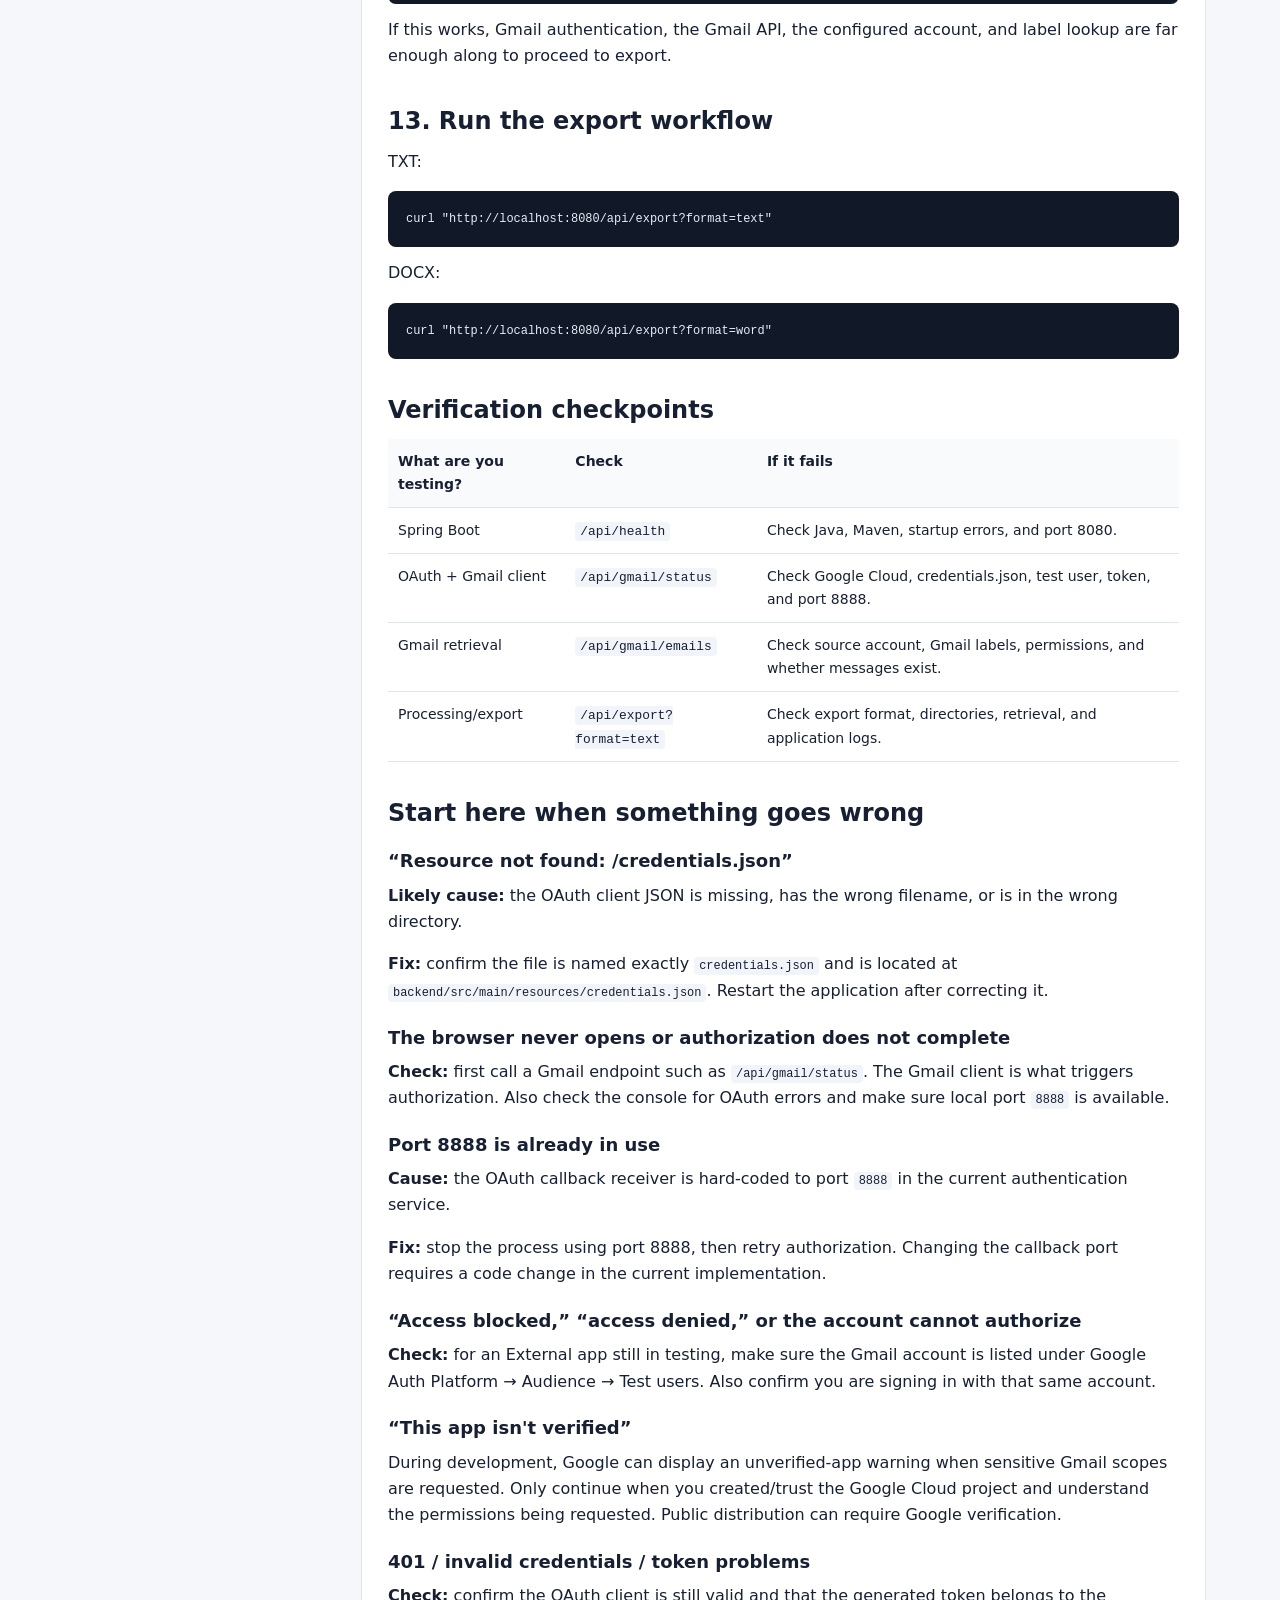
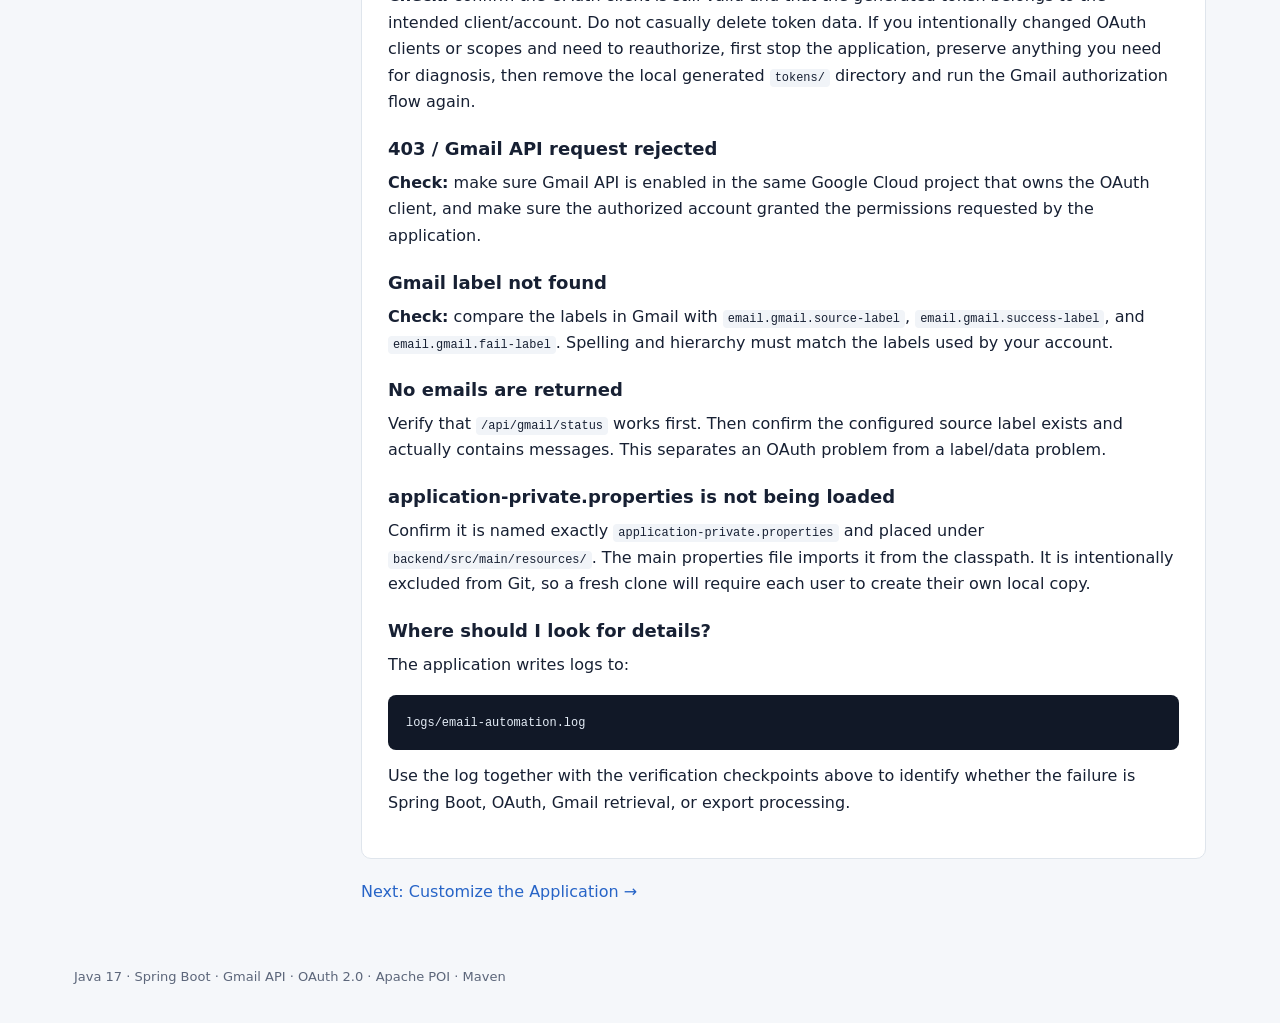
<file: docs/pages/gmail-oauth.html>
<!doctype html>
<html lang="en"><head><meta charset="utf-8"><meta name="viewport" content="width=device-width,initial-scale=1">
<title>Gmail &amp; OAuth Setup | Email Automation</title>
<meta name="description" content="Java Spring Boot Email Automation portfolio case study">
<link rel="stylesheet" href="../assets/css/site.css"></head>
<body>
<header class="topbar"><div class="topbar-inner"><a class="brand" href="../index.html">Email Automation</a>
<nav class="toplinks"><a href="../pages/architecture.html">Architecture</a><a href="../pages/status.html">Status</a><a href="../pages/setup.html">Run locally</a></nav></div></header>
<div class="layout">
<aside class="sidebar">
  <div class="label">Case Study</div>
  <a href="../index.html">Overview</a>
  <a href="project-background.html">Project Background</a>
  <a href="architecture.html">Architecture</a>
  <a href="workflow.html">Workflow</a>
  <a href="engineering.html">Engineering Decisions</a>
  <a href="api.html">API</a>
  <a href="setup.html">Setup & Run</a>
  <a href="gmail-oauth.html" class="active">Gmail & OAuth Setup</a>
  <a href="customize.html">Customize the Application</a>
  <a href="status.html">Current Status</a>
  <a href="roadmap.html">Roadmap</a>
</aside><main><div class="crumbs"><a href="../index.html">Email Automation</a> &nbsp;/&nbsp; <a href="setup.html">Setup &amp; Run</a> &nbsp;/&nbsp; Gmail &amp; OAuth Setup</div>
<div class="kicker">Authentication guide</div><h1>Gmail &amp; OAuth Setup</h1>
<p class="lead">Set up Google Cloud, create the desktop OAuth client, place the downloaded credentials where this application actually expects them, authorize Gmail, and verify each layer before running the full workflow.</p>
<section class="content">
<h2>Before you start</h2>
<p>You need a Google account with Gmail enabled and a Google Cloud project. This application requests Gmail read-only, Gmail modify, and Gmail send access. The OAuth client type used by this project is a <strong>Desktop app</strong>.</p>
<div class="callout"><strong>Important:</strong> Never commit <code>credentials.json</code>, the generated <code>tokens/</code> directory, or <code>application-private.properties</code>. The project <code>.gitignore</code> is configured to exclude them.</div>

<h2>1. Create or select a Google Cloud project</h2>
<ol><li>Open the Google Cloud Console.</li><li>Create a new project or select the project you want to use for Email Automation.</li><li>Keep this project selected while completing the remaining Google configuration.</li></ol>

<h2>2. Enable the Gmail API</h2>
<ol><li>In Google Cloud, open the API Library.</li><li>Search for <strong>Gmail API</strong>.</li><li>Open Gmail API and select <strong>Enable</strong>.</li></ol>
<p>If Gmail API is not enabled for the selected Cloud project, OAuth may succeed but Gmail API requests will not work as expected.</p>

<h2>3. Configure Google Auth Platform</h2>
<p>Google currently manages OAuth application settings under <strong>Google Auth Platform</strong>. Open <strong>Branding</strong>. If the platform has not been configured, select <strong>Get Started</strong>.</p>
<ol><li>Enter an application name, such as <code>Email Automation</code>.</li><li>Select a user support email.</li><li>Choose the audience for the application.</li><li>Enter the developer/contact email requested by Google.</li><li>Review and save the configuration.</li></ol>
<div class="callout"><strong>Personal Gmail account?</strong> Use an <strong>External</strong> audience. While the application is in testing, open <strong>Audience → Test users</strong> and add the Gmail account that will authorize the application. <strong>Internal</strong> is intended for users inside a Google Workspace organization.</div>

<h2>4. Review the Gmail permissions</h2>
<p>The current Java authentication service requests these Gmail permissions:</p>
<ul><li><strong>Gmail read-only</strong> — used to retrieve and read messages selected for processing.</li><li><strong>Gmail modify</strong> — used to update workflow labels after processing.</li><li><strong>Gmail send</strong> — used by the outbound email stage.</li></ul>
<p>For an External application, use Google Auth Platform → <strong>Data Access</strong> to configure the authorization scopes required by the application when needed by the Google Auth setup.</p>

<h2>5. Create a Desktop OAuth client</h2>
<ol><li>Open <strong>Google Auth Platform → Clients</strong>.</li><li>Select <strong>Create Client</strong>.</li><li>For Application type, select <strong>Desktop app</strong>.</li><li>Give the client a recognizable name.</li><li>Select <strong>Create</strong>.</li><li>Download the JSON credentials file.</li></ol>
<p>This application uses Google's installed/desktop application authorization flow. Do not create a Web application client for these instructions.</p>

<h2>6. Rename and place credentials.json</h2>
<p>Rename the downloaded OAuth client file to exactly:</p>
<pre><code>credentials.json</code></pre>
<p>Place it here:</p>
<pre><code>email-automation-Java-SpringBoot/
└── backend/
    └── src/
        └── main/
            └── resources/
                ├── application.properties
                ├── application-private.properties
                └── credentials.json   &lt;-- put it here</code></pre>
<div class="callout"><strong>Why this exact location?</strong> <code>GmailAuthService</code> loads <code>/credentials.json</code> as a classpath resource. With the current Maven/Spring Boot layout, <code>backend/src/main/resources/credentials.json</code> is the source location that makes the file available at that classpath path.</div>
<p><strong>Do not</strong> put it in <code>backend/config/</code>. The current exception text mentions a “config directory,” but the implementation actually loads the file from the classpath root.</p>

<h2>7. Create application-private.properties</h2>
<p>In the same resources directory, create or update:</p>
<pre><code>backend/src/main/resources/application-private.properties</code></pre>
<p>Use your own addresses:</p>
<pre><code>email.gmail.recipient=destination-address@example.com</code></pre>
<p><code>application.properties</code> imports this private file with <code>spring.config.import=optional:classpath:application-private.properties</code>.</p>

<h2>8. Configure the Gmail labels</h2>
<p>The current application uses three Gmail label properties:</p>
<pre><code>email.gmail.source-label=for_friend
email.gmail.success-label=for_friend/processed_review
email.gmail.fail-label=for_friend/error</code></pre>
<p>Create matching labels in Gmail or change these values to labels that already exist in your account. The source label identifies the messages the workflow should process.</p>

<h2>9. Start the application</h2>
<p>From the <code>backend</code> directory:</p>
<pre><code>mvn clean compile
mvn spring-boot:run</code></pre>
<p>Spring Boot runs on:</p><pre><code>http://localhost:8080</code></pre>
<p>First verify Spring Boot itself:</p><pre><code>curl http://localhost:8080/api/health</code></pre>

<h2>10. Trigger Gmail authorization</h2>
<p>Call the Gmail status endpoint:</p>
<pre><code>curl http://localhost:8080/api/gmail/status</code></pre>
<p>On the first Gmail authorization, the application uses a local OAuth callback receiver on <strong>port 8888</strong>. Your browser should open or Google should prompt you to sign in and approve the requested Gmail permissions.</p>
<ol><li>Choose the Gmail account that matches your configuration.</li><li>Review the permissions requested by Email Automation.</li><li>Approve access.</li><li>Allow the browser to return to the local callback.</li></ol>

<h2>11. Where the token is stored</h2>
<p>You do not manually create the OAuth token. After successful authorization, the Google OAuth library stores authorization data in:</p>
<pre><code>tokens/</code></pre>
<p>The path is relative to the application's current working directory. If you start Maven from <code>backend/</code>, the normal location is:</p>
<pre><code>email-automation-Java-SpringBoot/
└── backend/
    ├── tokens/          &lt;-- generated automatically
    └── src/
        └── main/
            └── resources/
                └── credentials.json</code></pre>
<div class="callout"><strong>Running from an IDE?</strong> The IDE can use a different working directory. If you cannot find <code>tokens/</code>, check the IDE's configured working directory. The code uses the relative path <code>tokens</code>.</div>

<h2>12. Verify Gmail retrieval</h2>
<p>After OAuth succeeds, test message retrieval separately from the full export workflow:</p>
<pre><code>curl http://localhost:8080/api/gmail/emails</code></pre>
<p>If this works, Gmail authentication, the Gmail API, the configured account, and label lookup are far enough along to proceed to export.</p>

<h2>13. Run the export workflow</h2>
<p>TXT:</p><pre><code>curl "http://localhost:8080/api/export?format=text"</code></pre>
<p>DOCX:</p><pre><code>curl "http://localhost:8080/api/export?format=word"</code></pre>

<h2>Verification checkpoints</h2>
<table><thead><tr><th>What are you testing?</th><th>Check</th><th>If it fails</th></tr></thead><tbody>
<tr><td>Spring Boot</td><td><code>/api/health</code></td><td>Check Java, Maven, startup errors, and port 8080.</td></tr>
<tr><td>OAuth + Gmail client</td><td><code>/api/gmail/status</code></td><td>Check Google Cloud, credentials.json, test user, token, and port 8888.</td></tr>
<tr><td>Gmail retrieval</td><td><code>/api/gmail/emails</code></td><td>Check source account, Gmail labels, permissions, and whether messages exist.</td></tr>
<tr><td>Processing/export</td><td><code>/api/export?format=text</code></td><td>Check export format, directories, retrieval, and application logs.</td></tr>
</tbody></table>

<h2>Start here when something goes wrong</h2>
<h3>“Resource not found: /credentials.json”</h3>
<p><strong>Likely cause:</strong> the OAuth client JSON is missing, has the wrong filename, or is in the wrong directory.</p>
<p><strong>Fix:</strong> confirm the file is named exactly <code>credentials.json</code> and is located at <code>backend/src/main/resources/credentials.json</code>. Restart the application after correcting it.</p>

<h3>The browser never opens or authorization does not complete</h3>
<p><strong>Check:</strong> first call a Gmail endpoint such as <code>/api/gmail/status</code>. The Gmail client is what triggers authorization. Also check the console for OAuth errors and make sure local port <code>8888</code> is available.</p>

<h3>Port 8888 is already in use</h3>
<p><strong>Cause:</strong> the OAuth callback receiver is hard-coded to port <code>8888</code> in the current authentication service.</p>
<p><strong>Fix:</strong> stop the process using port 8888, then retry authorization. Changing the callback port requires a code change in the current implementation.</p>

<h3>“Access blocked,” “access denied,” or the account cannot authorize</h3>
<p><strong>Check:</strong> for an External app still in testing, make sure the Gmail account is listed under Google Auth Platform → Audience → Test users. Also confirm you are signing in with that same account.</p>

<h3>“This app isn't verified”</h3>
<p>During development, Google can display an unverified-app warning when sensitive Gmail scopes are requested. Only continue when you created/trust the Google Cloud project and understand the permissions being requested. Public distribution can require Google verification.</p>

<h3>401 / invalid credentials / token problems</h3>
<p><strong>Check:</strong> confirm the OAuth client is still valid and that the generated token belongs to the intended client/account. Do not casually delete token data. If you intentionally changed OAuth clients or scopes and need to reauthorize, first stop the application, preserve anything you need for diagnosis, then remove the local generated <code>tokens/</code> directory and run the Gmail authorization flow again.</p>

<h3>403 / Gmail API request rejected</h3>
<p><strong>Check:</strong> make sure Gmail API is enabled in the same Google Cloud project that owns the OAuth client, and make sure the authorized account granted the permissions requested by the application.</p>

<h3>Gmail label not found</h3>
<p><strong>Check:</strong> compare the labels in Gmail with <code>email.gmail.source-label</code>, <code>email.gmail.success-label</code>, and <code>email.gmail.fail-label</code>. Spelling and hierarchy must match the labels used by your account.</p>

<h3>No emails are returned</h3>
<p>Verify that <code>/api/gmail/status</code> works first. Then confirm the configured source label exists and actually contains messages. This separates an OAuth problem from a label/data problem.</p>

<h3>application-private.properties is not being loaded</h3>
<p>Confirm it is named exactly <code>application-private.properties</code> and placed under <code>backend/src/main/resources/</code>. The main properties file imports it from the classpath. It is intentionally excluded from Git, so a fresh clone will require each user to create their own local copy.</p>

<h3>Where should I look for details?</h3>
<p>The application writes logs to:</p><pre><code>logs/email-automation.log</code></pre>
<p>Use the log together with the verification checkpoints above to identify whether the failure is Spring Boot, OAuth, Gmail retrieval, or export processing.</p>
</section>
<div class="next"><a href="customize.html">Next: Customize the Application →</a></div></main></div>
<footer class="footer">Java 17 · Spring Boot · Gmail API · OAuth 2.0 · Apache POI · Maven</footer>
<script src="../assets/js/site.js"></script></body></html>
</file>
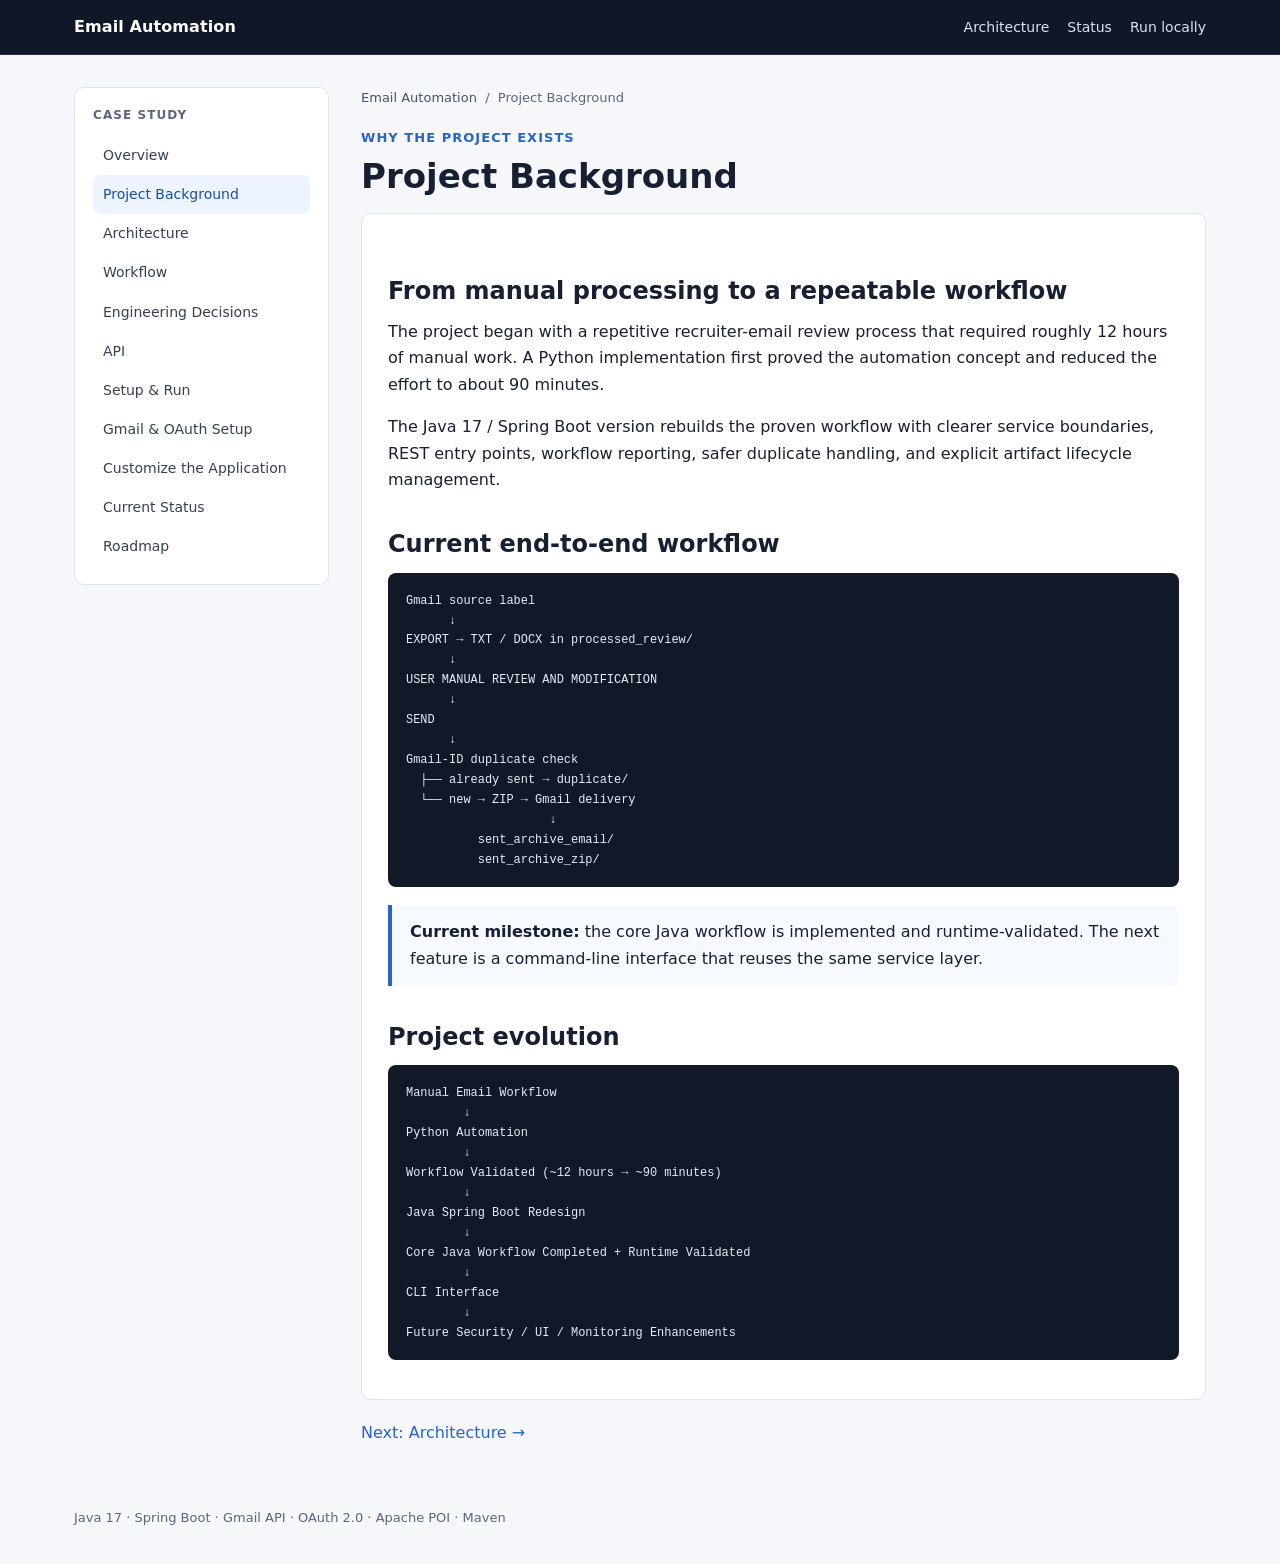
<file: docs/pages/project-background.html>
<!DOCTYPE html>

<html lang="en"><head><meta charset="utf-8"/><meta content="width=device-width,initial-scale=1" name="viewport"/>
<title>Project Background | Email Automation</title>
<meta content="Java Spring Boot Email Automation portfolio case study" name="description"/>
<link href="../assets/css/site.css" rel="stylesheet"/></head>
<body>
<header class="topbar"><div class="topbar-inner"><a class="brand" href="../index.html">Email Automation</a>
<nav class="toplinks"><a href="../pages/architecture.html">Architecture</a><a href="../pages/status.html">Status</a><a href="../pages/setup.html">Run locally</a></nav></div></header>
<div class="layout">
<aside class="sidebar">
<div class="label">Case Study</div>
<a href="../index.html">Overview</a>
<a class="active" href="project-background.html">Project Background</a>
<a href="architecture.html">Architecture</a>
<a href="workflow.html">Workflow</a>
<a href="engineering.html">Engineering Decisions</a>
<a href="api.html">API</a>
<a href="setup.html">Setup &amp; Run</a>
<a href="gmail-oauth.html">Gmail &amp; OAuth Setup</a>
<a href="customize.html">Customize the Application</a>
<a href="status.html">Current Status</a>
<a href="roadmap.html">Roadmap</a>
</aside><main><div class="crumbs"><a href="../index.html">Email Automation</a>  /  Project Background</div><div class="kicker">Why the project exists</div><h1>Project Background</h1><section class="content"><h2>From manual processing to a repeatable workflow</h2><p>The project began with a repetitive recruiter-email review process that required roughly 12 hours of manual work. A Python implementation first proved the automation concept and reduced the effort to about 90 minutes.</p><p>The Java 17 / Spring Boot version rebuilds the proven workflow with clearer service boundaries, REST entry points, workflow reporting, safer duplicate handling, and explicit artifact lifecycle management.</p>
<h2>Current end-to-end workflow</h2><pre><code>Gmail source label
      ↓
EXPORT → TXT / DOCX in processed_review/
      ↓
USER MANUAL REVIEW AND MODIFICATION
      ↓
SEND
      ↓
Gmail-ID duplicate check
  ├── already sent → duplicate/
  └── new → ZIP → Gmail delivery
                    ↓
          sent_archive_email/
          sent_archive_zip/</code></pre>
<div class="callout"><strong>Current milestone:</strong> the core Java workflow is implemented and runtime-validated. The next feature is a command-line interface that reuses the same service layer.</div>
<h2>Project evolution</h2><pre><code>Manual Email Workflow
        ↓
Python Automation
        ↓
Workflow Validated (~12 hours → ~90 minutes)
        ↓
Java Spring Boot Redesign
        ↓
Core Java Workflow Completed + Runtime Validated
        ↓
CLI Interface
        ↓
Future Security / UI / Monitoring Enhancements</code></pre></section><div class="next"><a href="architecture.html">Next: Architecture →</a></div></main></div>
<footer class="footer">Java 17 · Spring Boot · Gmail API · OAuth 2.0 · Apache POI · Maven</footer>
<script src="../assets/js/site.js"></script></body></html>
</file>
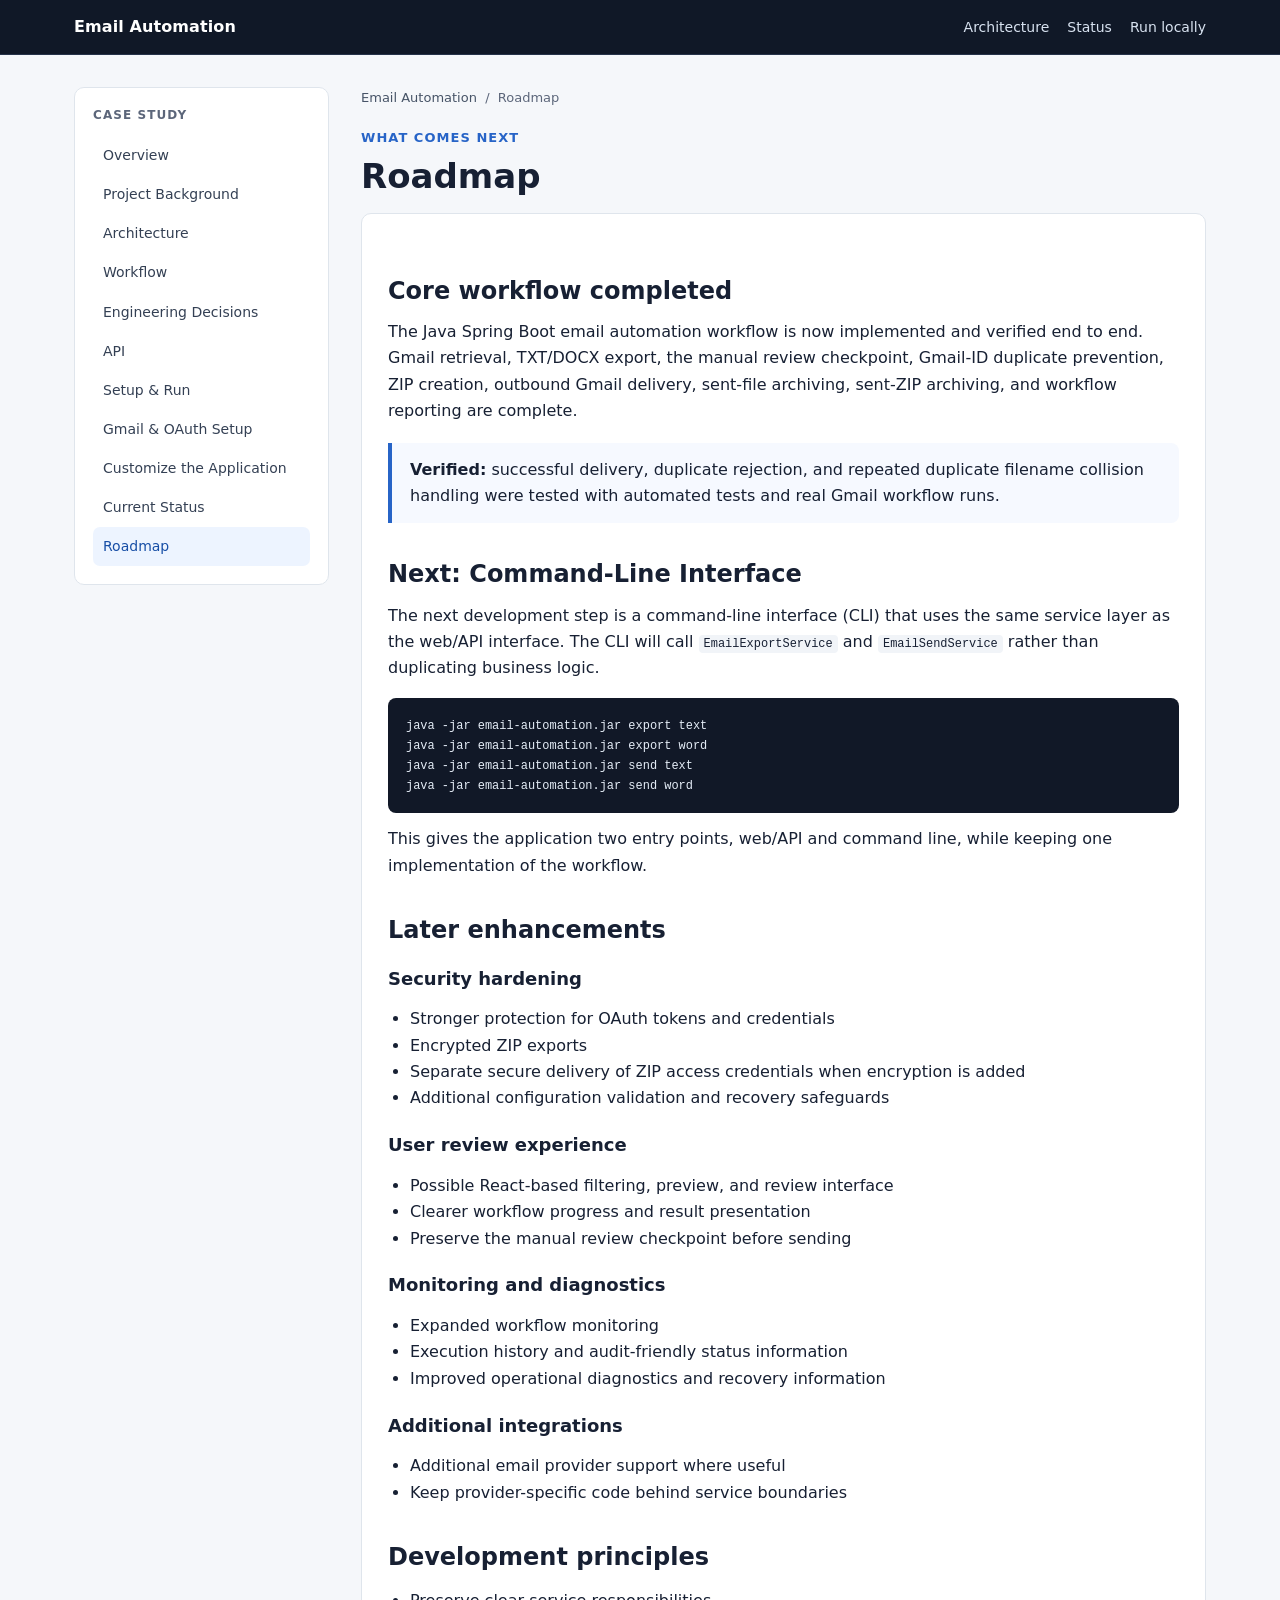
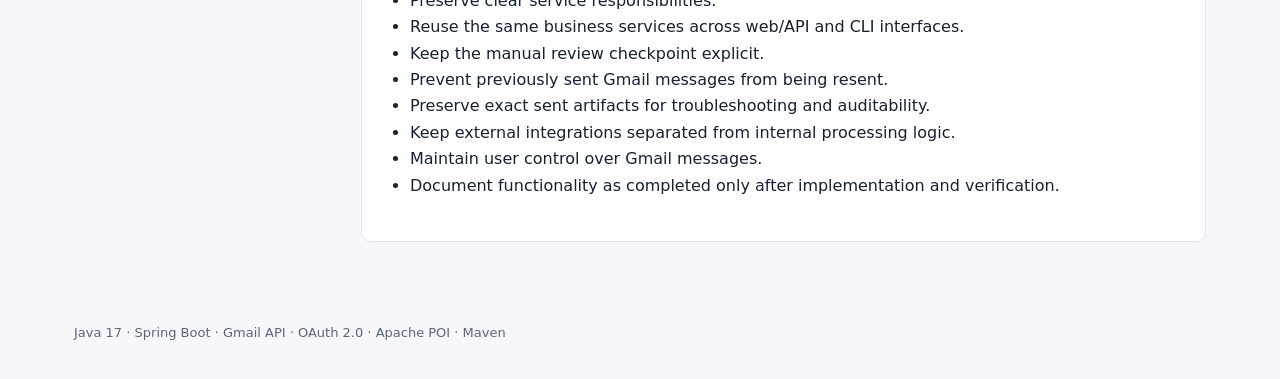
<file: docs/pages/roadmap.html>
<!doctype html>
<html lang="en"><head><meta charset="utf-8"><meta name="viewport" content="width=device-width,initial-scale=1">
<title>Roadmap | Email Automation</title>
<meta name="description" content="Java Spring Boot Email Automation portfolio case study">
<link rel="stylesheet" href="../assets/css/site.css"></head>
<body>
<header class="topbar"><div class="topbar-inner"><a class="brand" href="../index.html">Email Automation</a>
<nav class="toplinks"><a href="../pages/architecture.html">Architecture</a><a href="../pages/status.html">Status</a><a href="../pages/setup.html">Run locally</a></nav></div></header>
<div class="layout">
<aside class="sidebar">
  <div class="label">Case Study</div>
  <a href="../index.html">Overview</a>
  <a href="project-background.html">Project Background</a>
  <a href="architecture.html">Architecture</a>
  <a href="workflow.html">Workflow</a>
  <a href="engineering.html">Engineering Decisions</a>
  <a href="api.html">API</a>
  <a href="setup.html">Setup & Run</a>
  <a href="gmail-oauth.html">Gmail & OAuth Setup</a>
  <a href="customize.html">Customize the Application</a>
  <a href="status.html">Current Status</a>
  <a href="roadmap.html" class="active">Roadmap</a>
</aside><main><div class="crumbs"><a href="../index.html">Email Automation</a> &nbsp;/&nbsp; Roadmap</div>
<div class="kicker">What comes next</div><h1>Roadmap</h1>
<section class="content">
<h2>Core workflow completed</h2>
<p>The Java Spring Boot email automation workflow is now implemented and verified end to end. Gmail retrieval, TXT/DOCX export, the manual review checkpoint, Gmail-ID duplicate prevention, ZIP creation, outbound Gmail delivery, sent-file archiving, sent-ZIP archiving, and workflow reporting are complete.</p>
<div class="callout"><strong>Verified:</strong> successful delivery, duplicate rejection, and repeated duplicate filename collision handling were tested with automated tests and real Gmail workflow runs.</div>
<h2>Next: Command-Line Interface</h2>
<p>The next development step is a command-line interface (CLI) that uses the same service layer as the web/API interface. The CLI will call <code>EmailExportService</code> and <code>EmailSendService</code> rather than duplicating business logic.</p>
<pre><code>java -jar email-automation.jar export text
java -jar email-automation.jar export word
java -jar email-automation.jar send text
java -jar email-automation.jar send word</code></pre>
<p>This gives the application two entry points, web/API and command line, while keeping one implementation of the workflow.</p>
<h2>Later enhancements</h2>
<h3>Security hardening</h3><ul><li>Stronger protection for OAuth tokens and credentials</li><li>Encrypted ZIP exports</li><li>Separate secure delivery of ZIP access credentials when encryption is added</li><li>Additional configuration validation and recovery safeguards</li></ul>
<h3>User review experience</h3><ul><li>Possible React-based filtering, preview, and review interface</li><li>Clearer workflow progress and result presentation</li><li>Preserve the manual review checkpoint before sending</li></ul>
<h3>Monitoring and diagnostics</h3><ul><li>Expanded workflow monitoring</li><li>Execution history and audit-friendly status information</li><li>Improved operational diagnostics and recovery information</li></ul>
<h3>Additional integrations</h3><ul><li>Additional email provider support where useful</li><li>Keep provider-specific code behind service boundaries</li></ul>
<h2>Development principles</h2><ul><li>Preserve clear service responsibilities.</li><li>Reuse the same business services across web/API and CLI interfaces.</li><li>Keep the manual review checkpoint explicit.</li><li>Prevent previously sent Gmail messages from being resent.</li><li>Preserve exact sent artifacts for troubleshooting and auditability.</li><li>Keep external integrations separated from internal processing logic.</li><li>Maintain user control over Gmail messages.</li><li>Document functionality as completed only after implementation and verification.</li></ul>
</section>
</main></div>
<footer class="footer">Java 17 · Spring Boot · Gmail API · OAuth 2.0 · Apache POI · Maven</footer>
<script src="../assets/js/site.js"></script></body></html>
</file>
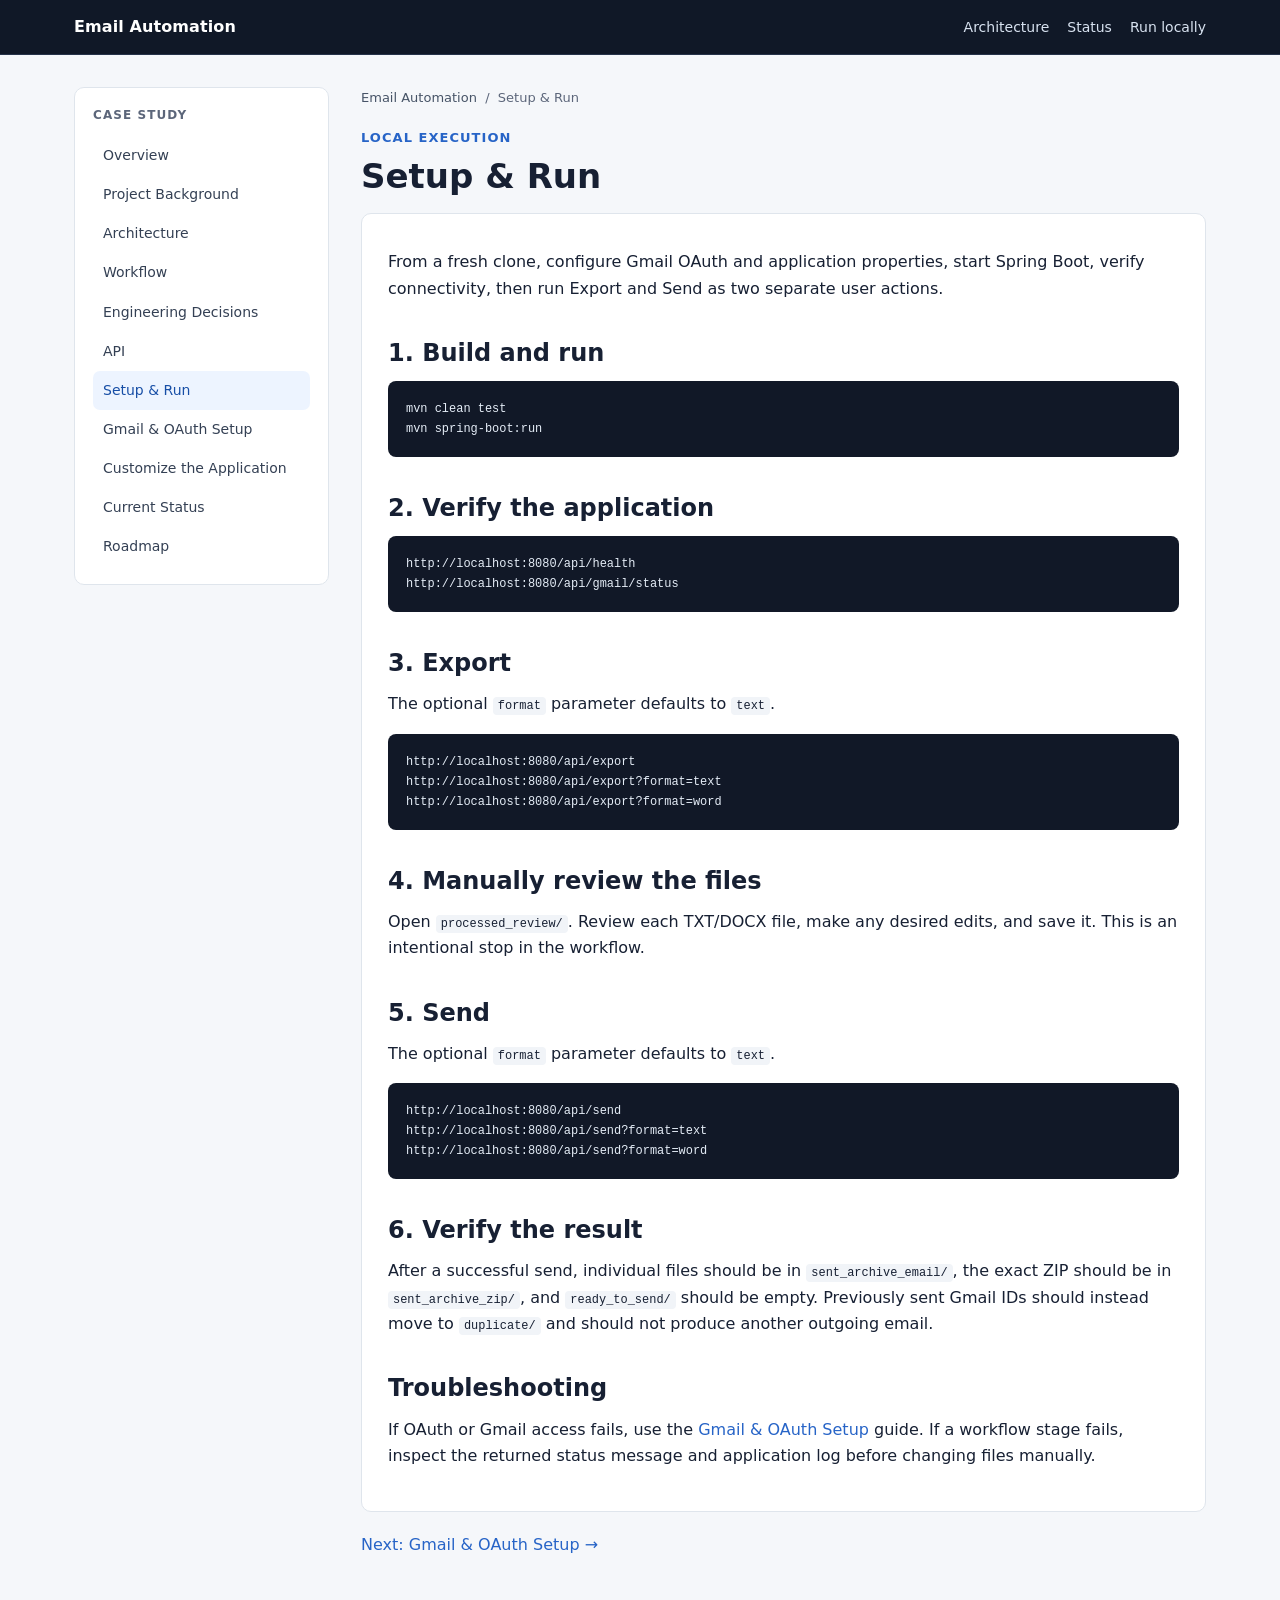
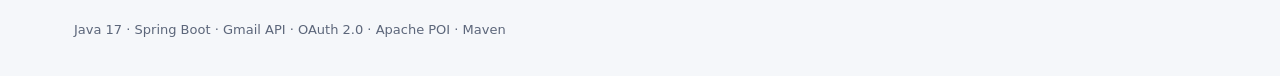
<file: docs/pages/setup.html>
<!DOCTYPE html>

<html lang="en"><head><meta charset="utf-8"/><meta content="width=device-width,initial-scale=1" name="viewport"/>
<title>Setup &amp; Run | Email Automation</title>
<meta content="Java Spring Boot Email Automation portfolio case study" name="description"/>
<link href="../assets/css/site.css" rel="stylesheet"/></head>
<body>
<header class="topbar"><div class="topbar-inner"><a class="brand" href="../index.html">Email Automation</a>
<nav class="toplinks"><a href="../pages/architecture.html">Architecture</a><a href="../pages/status.html">Status</a><a href="../pages/setup.html">Run locally</a></nav></div></header>
<div class="layout">
<aside class="sidebar">
<div class="label">Case Study</div>
<a href="../index.html">Overview</a>
<a href="project-background.html">Project Background</a>
<a href="architecture.html">Architecture</a>
<a href="workflow.html">Workflow</a>
<a href="engineering.html">Engineering Decisions</a>
<a href="api.html">API</a>
<a class="active" href="setup.html">Setup &amp; Run</a>
<a href="gmail-oauth.html">Gmail &amp; OAuth Setup</a>
<a href="customize.html">Customize the Application</a>
<a href="status.html">Current Status</a>
<a href="roadmap.html">Roadmap</a>
</aside><main><div class="crumbs"><a href="../index.html">Email Automation</a>  /  Setup &amp; Run</div><div class="kicker">Local execution</div><h1>Setup &amp; Run</h1><section class="content"><p>From a fresh clone, configure Gmail OAuth and application properties, start Spring Boot, verify connectivity, then run Export and Send as two separate user actions.</p>
<h2>1. Build and run</h2><pre><code>mvn clean test
mvn spring-boot:run</code></pre><h2>2. Verify the application</h2><pre><code>http://localhost:8080/api/health
http://localhost:8080/api/gmail/status</code></pre><h2>3. Export</h2><p>The optional <code>format</code> parameter defaults to <code>text</code>.</p><pre><code>http://localhost:8080/api/export
http://localhost:8080/api/export?format=text
http://localhost:8080/api/export?format=word</code></pre><h2>4. Manually review the files</h2><p>Open <code>processed_review/</code>. Review each TXT/DOCX file, make any desired edits, and save it. This is an intentional stop in the workflow.</p><h2>5. Send</h2><p>The optional <code>format</code> parameter defaults to <code>text</code>.</p><pre><code>http://localhost:8080/api/send
http://localhost:8080/api/send?format=text
http://localhost:8080/api/send?format=word</code></pre><h2>6. Verify the result</h2><p>After a successful send, individual files should be in <code>sent_archive_email/</code>, the exact ZIP should be in <code>sent_archive_zip/</code>, and <code>ready_to_send/</code> should be empty. Previously sent Gmail IDs should instead move to <code>duplicate/</code> and should not produce another outgoing email.</p><h2>Troubleshooting</h2><p>If OAuth or Gmail access fails, use the <a href="gmail-oauth.html">Gmail &amp; OAuth Setup</a> guide. If a workflow stage fails, inspect the returned status message and application log before changing files manually.</p></section><div class="next"><a href="gmail-oauth.html">Next: Gmail &amp; OAuth Setup →</a></div></main></div>
<footer class="footer">Java 17 · Spring Boot · Gmail API · OAuth 2.0 · Apache POI · Maven</footer>
<script src="../assets/js/site.js"></script></body></html>
</file>
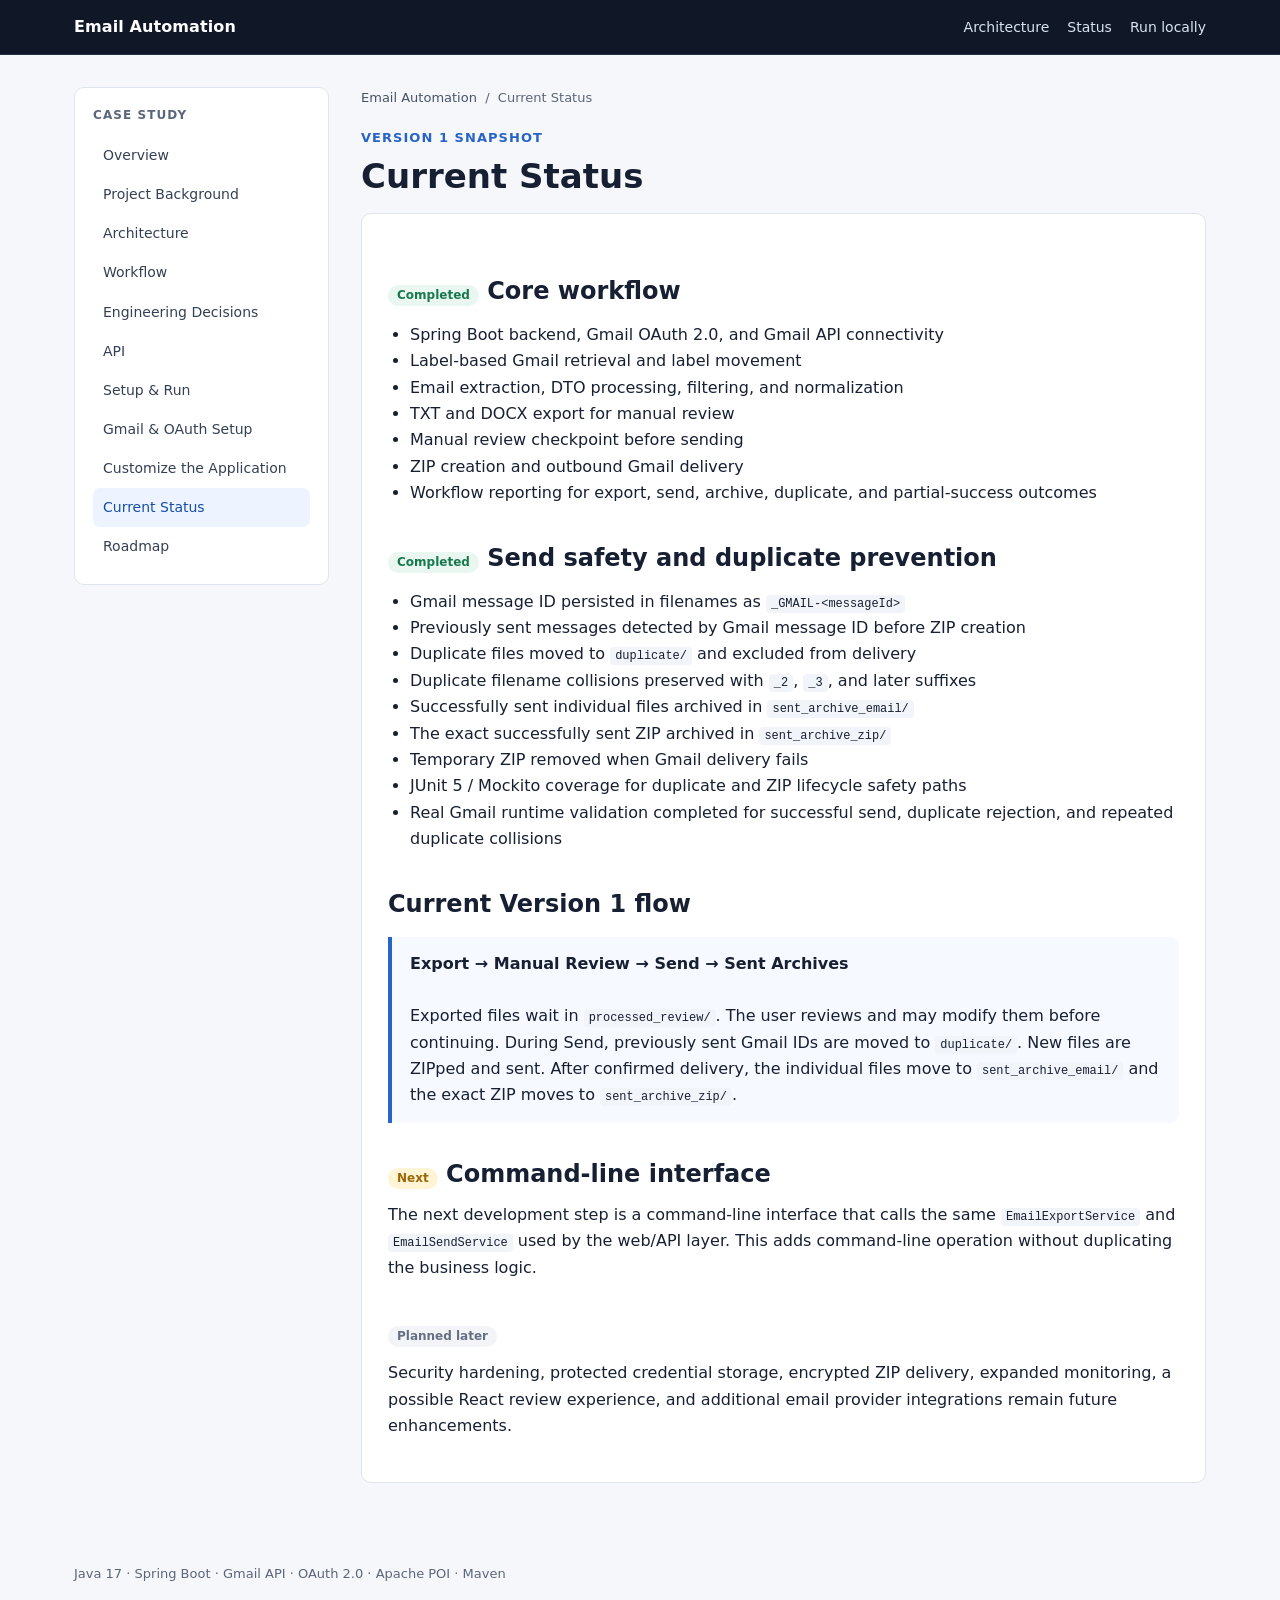
<file: docs/pages/status.html>
<!doctype html>
<html lang="en"><head><meta charset="utf-8"><meta name="viewport" content="width=device-width,initial-scale=1">
<title>Current Status | Email Automation</title>
<meta name="description" content="Java Spring Boot Email Automation portfolio case study">
<link rel="stylesheet" href="../assets/css/site.css"></head>
<body>
<header class="topbar"><div class="topbar-inner"><a class="brand" href="../index.html">Email Automation</a>
<nav class="toplinks"><a href="../pages/architecture.html">Architecture</a><a href="../pages/status.html">Status</a><a href="../pages/setup.html">Run locally</a></nav></div></header>
<div class="layout">
<aside class="sidebar">
  <div class="label">Case Study</div>
  <a href="../index.html">Overview</a>
  <a href="project-background.html">Project Background</a>
  <a href="architecture.html">Architecture</a>
  <a href="workflow.html">Workflow</a>
  <a href="engineering.html">Engineering Decisions</a>
  <a href="api.html">API</a>
  <a href="setup.html">Setup & Run</a>
  <a href="gmail-oauth.html">Gmail & OAuth Setup</a>
  <a href="customize.html">Customize the Application</a>
  <a href="status.html" class="active">Current Status</a>
  <a href="roadmap.html">Roadmap</a>
</aside><main><div class="crumbs"><a href="../index.html">Email Automation</a> &nbsp;/&nbsp; Current Status</div>
<div class="kicker">Version 1 snapshot</div><h1>Current Status</h1>
<section class="content">
<h2><span class="status done">Completed</span> Core workflow</h2>
<ul>
<li>Spring Boot backend, Gmail OAuth 2.0, and Gmail API connectivity</li>
<li>Label-based Gmail retrieval and label movement</li>
<li>Email extraction, DTO processing, filtering, and normalization</li>
<li>TXT and DOCX export for manual review</li>
<li>Manual review checkpoint before sending</li>
<li>ZIP creation and outbound Gmail delivery</li>
<li>Workflow reporting for export, send, archive, duplicate, and partial-success outcomes</li>
</ul>

<h2><span class="status done">Completed</span> Send safety and duplicate prevention</h2>
<ul>
<li>Gmail message ID persisted in filenames as <code>_GMAIL-&lt;messageId&gt;</code></li>
<li>Previously sent messages detected by Gmail message ID before ZIP creation</li>
<li>Duplicate files moved to <code>duplicate/</code> and excluded from delivery</li>
<li>Duplicate filename collisions preserved with <code>_2</code>, <code>_3</code>, and later suffixes</li>
<li>Successfully sent individual files archived in <code>sent_archive_email/</code></li>
<li>The exact successfully sent ZIP archived in <code>sent_archive_zip/</code></li>
<li>Temporary ZIP removed when Gmail delivery fails</li>
<li>JUnit 5 / Mockito coverage for duplicate and ZIP lifecycle safety paths</li>
<li>Real Gmail runtime validation completed for successful send, duplicate rejection, and repeated duplicate collisions</li>
</ul>

<h2>Current Version 1 flow</h2>
<div class="callout"><strong>Export → Manual Review → Send → Sent Archives</strong><br><br>
Exported files wait in <code>processed_review/</code>. The user reviews and may modify them before continuing. During Send, previously sent Gmail IDs are moved to <code>duplicate/</code>. New files are ZIPped and sent. After confirmed delivery, the individual files move to <code>sent_archive_email/</code> and the exact ZIP moves to <code>sent_archive_zip/</code>.</div>

<h2><span class="status dev">Next</span> Command-line interface</h2>
<p>The next development step is a command-line interface that calls the same <code>EmailExportService</code> and <code>EmailSendService</code> used by the web/API layer. This adds command-line operation without duplicating the business logic.</p>

<h2><span class="status plan">Planned later</span></h2>
<p>Security hardening, protected credential storage, encrypted ZIP delivery, expanded monitoring, a possible React review experience, and additional email provider integrations remain future enhancements.</p>
</section>
</main></div>
<footer class="footer">Java 17 · Spring Boot · Gmail API · OAuth 2.0 · Apache POI · Maven</footer>
<script src="../assets/js/site.js"></script></body></html>
</file>
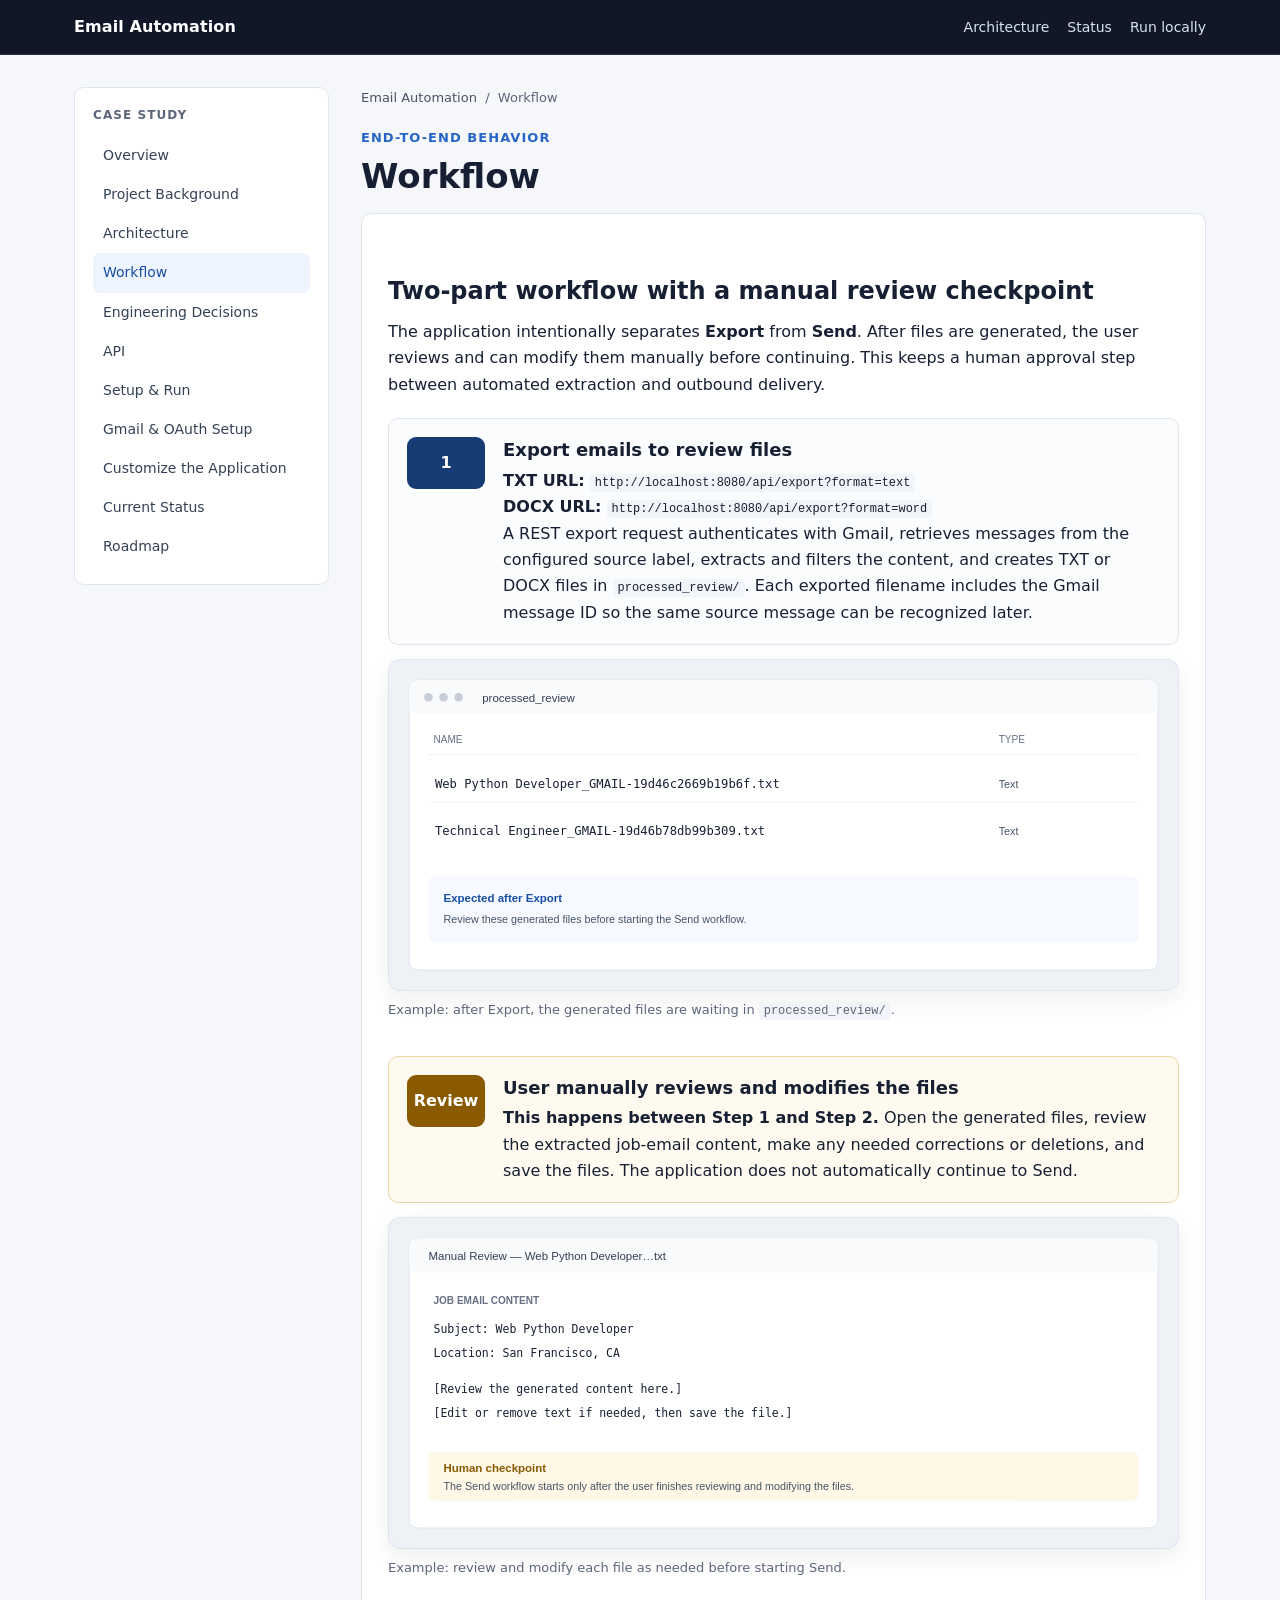
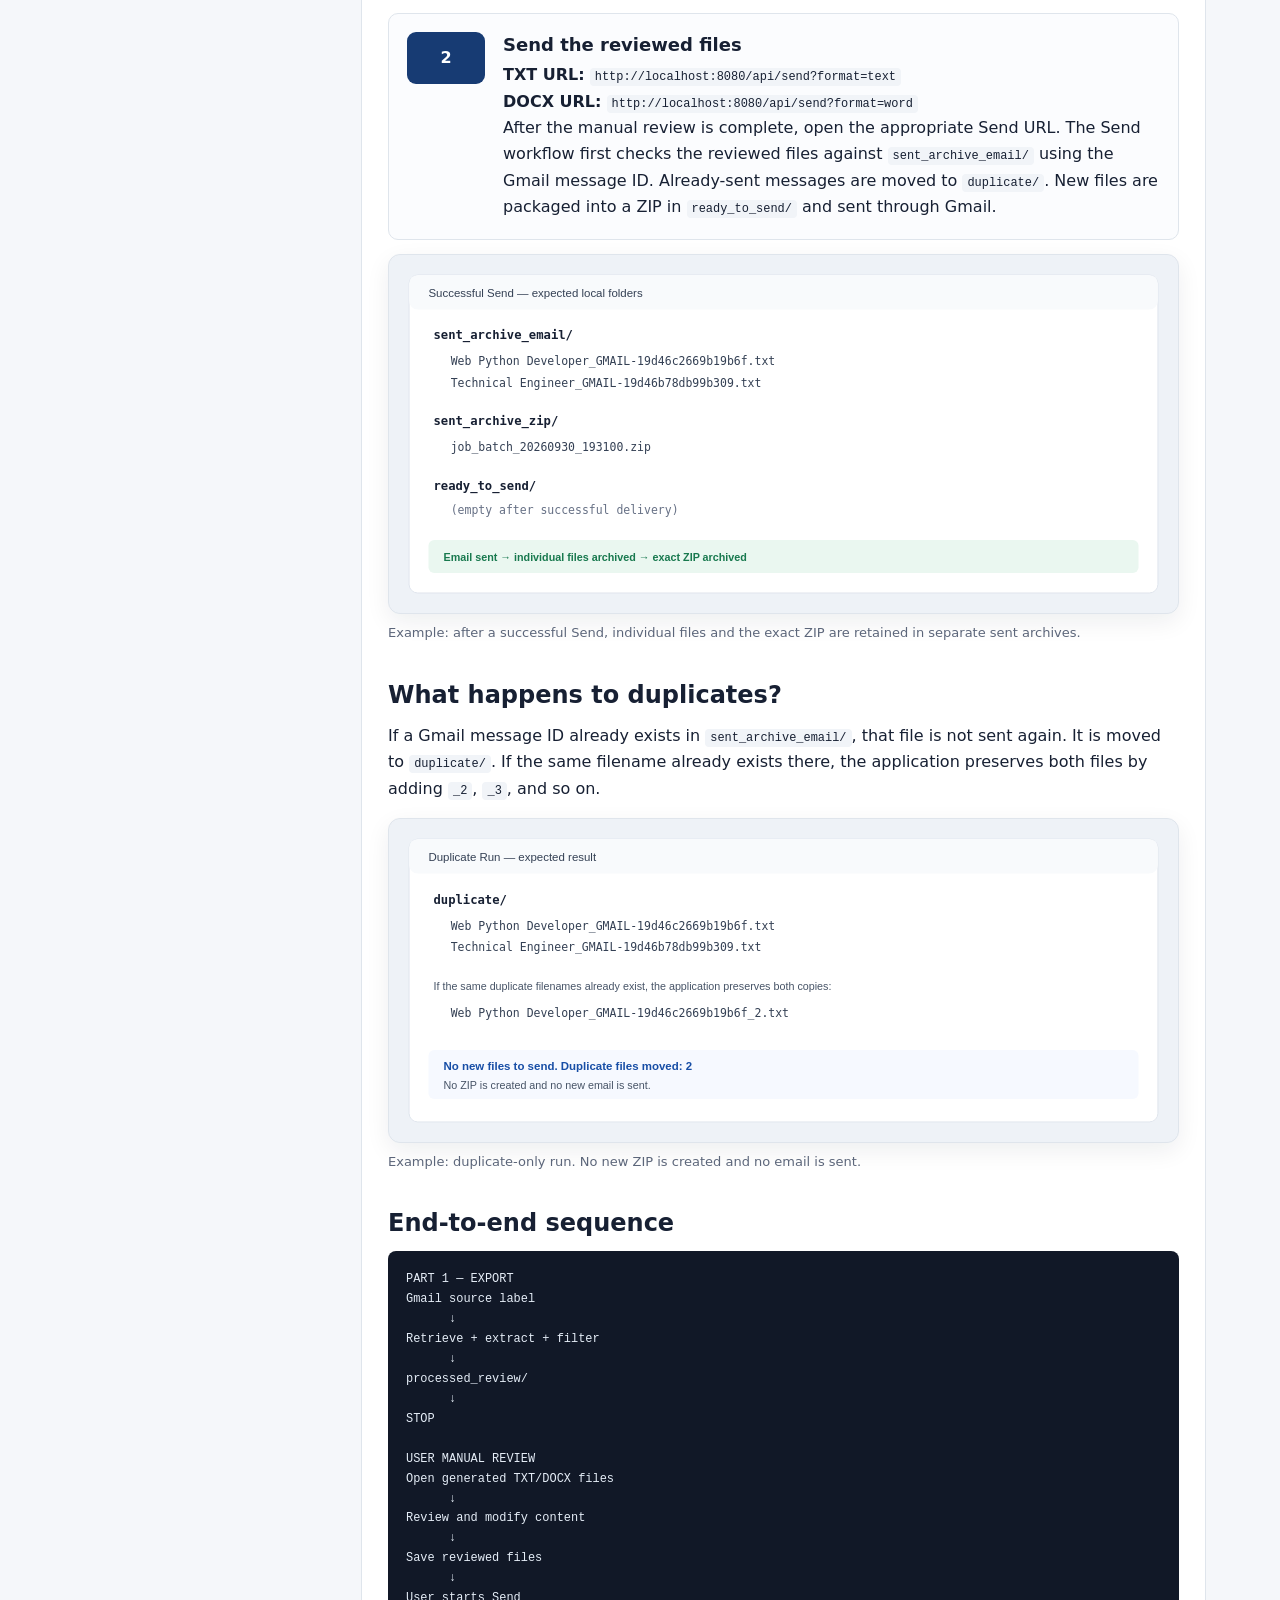
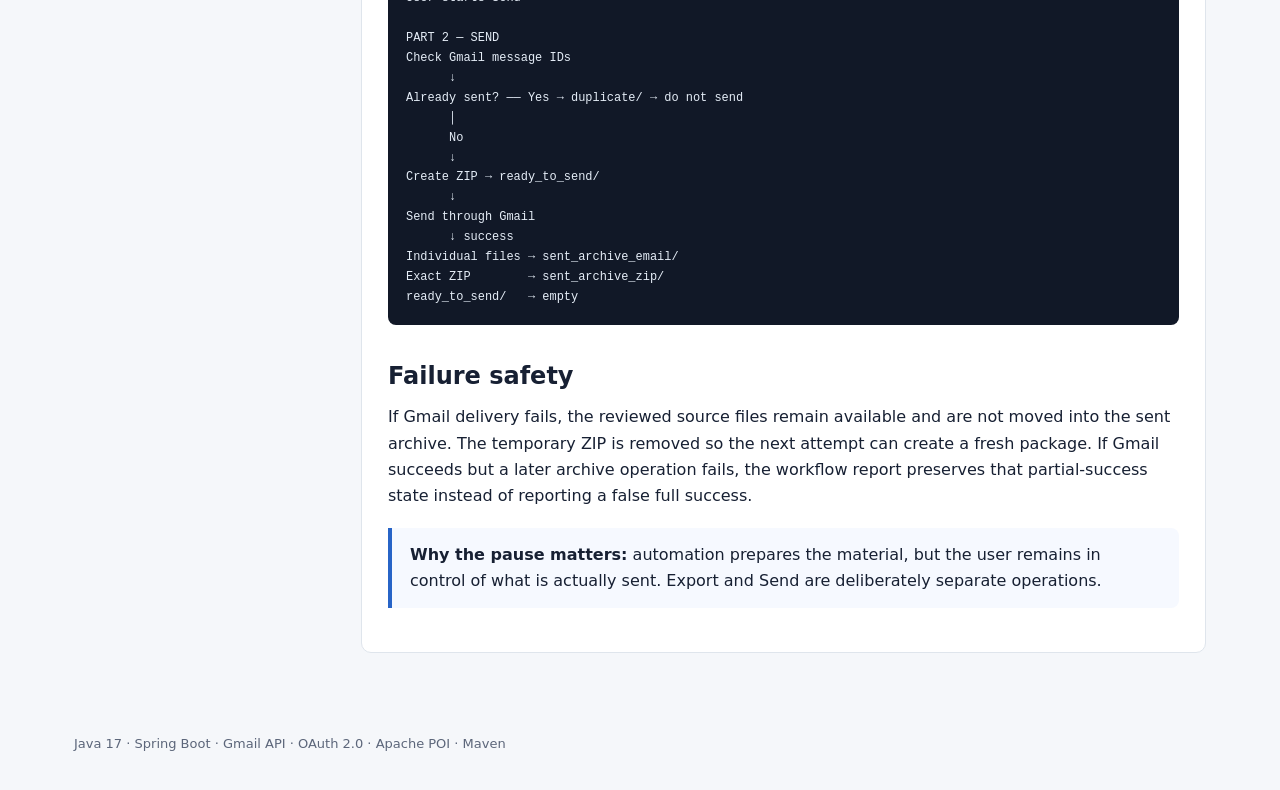
<file: docs/pages/workflow.html>
<!doctype html>
<html lang="en"><head><meta charset="utf-8"><meta name="viewport" content="width=device-width,initial-scale=1">
<title>Workflow | Email Automation</title>
<meta name="description" content="Java Spring Boot Email Automation portfolio case study">
<link rel="stylesheet" href="../assets/css/site.css"></head>
<body>
<header class="topbar"><div class="topbar-inner"><a class="brand" href="../index.html">Email Automation</a>
<nav class="toplinks"><a href="../pages/architecture.html">Architecture</a><a href="../pages/status.html">Status</a><a href="../pages/setup.html">Run locally</a></nav></div></header>
<div class="layout">
<aside class="sidebar">
  <div class="label">Case Study</div>
  <a href="../index.html">Overview</a>
  <a href="project-background.html">Project Background</a>
  <a href="architecture.html">Architecture</a>
  <a href="workflow.html" class="active">Workflow</a>
  <a href="engineering.html">Engineering Decisions</a>
  <a href="api.html">API</a>
  <a href="setup.html">Setup & Run</a>
  <a href="gmail-oauth.html">Gmail & OAuth Setup</a>
  <a href="customize.html">Customize the Application</a>
  <a href="status.html">Current Status</a>
  <a href="roadmap.html">Roadmap</a>
</aside><main><div class="crumbs"><a href="../index.html">Email Automation</a> &nbsp;/&nbsp; Workflow</div>
<div class="kicker">End-to-end behavior</div><h1>Workflow</h1>
<section class="content">
<h2>Two-part workflow with a manual review checkpoint</h2>
<p>The application intentionally separates <strong>Export</strong> from <strong>Send</strong>. After files are generated, the user reviews and can modify them manually before continuing. This keeps a human approval step between automated extraction and outbound delivery.</p>

<div class="workflow-stage"><div class="stage-number">1</div><div><h3>Export emails to review files</h3><p><strong>TXT URL:</strong> <code>http://localhost:8080/api/export?format=text</code><br><strong>DOCX URL:</strong> <code>http://localhost:8080/api/export?format=word</code></p><p>A REST export request authenticates with Gmail, retrieves messages from the configured source label, extracts and filters the content, and creates TXT or DOCX files in <code>processed_review/</code>. Each exported filename includes the Gmail message ID so the same source message can be recognized later.</p></div></div>
<figure class="screenshot"><img src="../assets/images/01-export-result.svg" alt="Example processed_review folder after exporting two Gmail messages"><figcaption>Example: after Export, the generated files are waiting in <code>processed_review/</code>.</figcaption></figure>

<div class="workflow-stage human"><div class="stage-number">Review</div><div><h3>User manually reviews and modifies the files</h3><p><strong>This happens between Step 1 and Step 2.</strong> Open the generated files, review the extracted job-email content, make any needed corrections or deletions, and save the files. The application does not automatically continue to Send.</p></div></div>
<figure class="screenshot"><img src="../assets/images/02-manual-review.svg" alt="Example of manually reviewing and editing an exported email file"><figcaption>Example: review and modify each file as needed before starting Send.</figcaption></figure>

<div class="workflow-stage"><div class="stage-number">2</div><div><h3>Send the reviewed files</h3><p><strong>TXT URL:</strong> <code>http://localhost:8080/api/send?format=text</code><br><strong>DOCX URL:</strong> <code>http://localhost:8080/api/send?format=word</code></p><p>After the manual review is complete, open the appropriate Send URL. The Send workflow first checks the reviewed files against <code>sent_archive_email/</code> using the Gmail message ID. Already-sent messages are moved to <code>duplicate/</code>. New files are packaged into a ZIP in <code>ready_to_send/</code> and sent through Gmail.</p></div></div>
<figure class="screenshot"><img src="../assets/images/03-send-result.svg" alt="Example folders after a successful send"><figcaption>Example: after a successful Send, individual files and the exact ZIP are retained in separate sent archives.</figcaption></figure>

<h2>What happens to duplicates?</h2>
<p>If a Gmail message ID already exists in <code>sent_archive_email/</code>, that file is not sent again. It is moved to <code>duplicate/</code>. If the same filename already exists there, the application preserves both files by adding <code>_2</code>, <code>_3</code>, and so on.</p>
<figure class="screenshot"><img src="../assets/images/04-duplicate-result.svg" alt="Example duplicate directory and duplicate-only workflow result"><figcaption>Example: duplicate-only run. No new ZIP is created and no email is sent.</figcaption></figure>

<h2>End-to-end sequence</h2>
<pre><code>PART 1 — EXPORT
Gmail source label
      ↓
Retrieve + extract + filter
      ↓
processed_review/
      ↓
STOP

USER MANUAL REVIEW
Open generated TXT/DOCX files
      ↓
Review and modify content
      ↓
Save reviewed files
      ↓
User starts Send

PART 2 — SEND
Check Gmail message IDs
      ↓
Already sent? ── Yes → duplicate/ → do not send
      │
      No
      ↓
Create ZIP → ready_to_send/
      ↓
Send through Gmail
      ↓ success
Individual files → sent_archive_email/
Exact ZIP        → sent_archive_zip/
ready_to_send/   → empty</code></pre>

<h2>Failure safety</h2>
<p>If Gmail delivery fails, the reviewed source files remain available and are not moved into the sent archive. The temporary ZIP is removed so the next attempt can create a fresh package. If Gmail succeeds but a later archive operation fails, the workflow report preserves that partial-success state instead of reporting a false full success.</p>
<div class="callout"><strong>Why the pause matters:</strong> automation prepares the material, but the user remains in control of what is actually sent. Export and Send are deliberately separate operations.</div>
</section>
</main></div>
<footer class="footer">Java 17 · Spring Boot · Gmail API · OAuth 2.0 · Apache POI · Maven</footer>
<script src="../assets/js/site.js"></script></body></html>
</file>
<file: docs/assets/css/site.css>
:root{
  --bg:#f5f7fa;--panel:#fff;--ink:#172033;--muted:#5c667a;--line:#dfe5ec;
  --nav:#101827;--nav2:#172238;--accent:#2764c7;--soft:#edf4ff;--good:#18794e;
  --warn:#9a6700;--planned:#667085;--max:1180px
}
*{box-sizing:border-box} html{scroll-behavior:smooth}
body{margin:0;font-family:Inter,ui-sans-serif,system-ui,-apple-system,BlinkMacSystemFont,"Segoe UI",sans-serif;background:var(--bg);color:var(--ink);line-height:1.65}
a{color:var(--accent);text-decoration:none} a:hover{text-decoration:underline}
.topbar{background:var(--nav);color:#fff;border-bottom:1px solid #26334a;position:sticky;top:0;z-index:20}
.topbar-inner{max-width:var(--max);margin:auto;display:flex;align-items:center;justify-content:space-between;padding:14px 24px;gap:20px}
.brand{color:#fff;font-weight:750;letter-spacing:.1px}.brand:hover{text-decoration:none}
.toplinks{display:flex;gap:18px;font-size:14px}.toplinks a{color:#d8e2f0}
.layout{max-width:var(--max);margin:0 auto;display:grid;grid-template-columns:255px minmax(0,1fr);gap:32px;padding:32px 24px 60px}
.sidebar{position:sticky;top:78px;align-self:start;background:var(--panel);border:1px solid var(--line);border-radius:10px;padding:18px}
.sidebar .label{font-size:12px;text-transform:uppercase;letter-spacing:.09em;color:var(--muted);font-weight:700;margin:0 0 10px}
.sidebar a{display:block;padding:8px 10px;border-radius:7px;color:#344054;font-size:14px}
.sidebar a.active,.sidebar a:hover{background:var(--soft);color:#174ea6;text-decoration:none}
main{min-width:0}.crumbs{font-size:13px;color:var(--muted);margin-bottom:18px}.crumbs a{color:#475467}
.hero{background:linear-gradient(135deg,#101827,#213659);color:#fff;border-radius:14px;padding:46px 48px;margin-bottom:28px}
.hero .eyebrow{font-size:13px;text-transform:uppercase;letter-spacing:.12em;color:#b9cae7;font-weight:700}
.hero h1{font-size:42px;line-height:1.12;margin:10px 0 14px}.hero p{max-width:760px;color:#dce6f5;font-size:18px;margin:0}
.actions{display:flex;flex-wrap:wrap;gap:10px;margin-top:24px}.btn{display:inline-block;border-radius:8px;padding:10px 15px;font-weight:650;font-size:14px}
.btn.primary{background:#fff;color:#14213a}.btn.secondary{border:1px solid #7184a3;color:#fff}
.btn:hover{text-decoration:none;filter:brightness(.98)}
.card,.content{background:var(--panel);border:1px solid var(--line);border-radius:10px;padding:26px;margin-bottom:20px}
.grid{display:grid;grid-template-columns:repeat(2,minmax(0,1fr));gap:18px}.grid .card{margin:0}
h1,h2,h3{line-height:1.25}h1{font-size:34px;margin:.2em 0 .45em}h2{font-size:24px;margin:1.5em 0 .55em}h3{font-size:18px;margin:1.25em 0 .4em}
p{margin:.6em 0 1em}ul,ol{padding-left:22px}
.kicker{color:var(--accent);font-weight:750;font-size:13px;text-transform:uppercase;letter-spacing:.08em}
.metric{font-size:30px;font-weight:800;color:#173b73}.muted{color:var(--muted)}
.status{display:inline-flex;padding:3px 9px;border-radius:999px;font-size:12px;font-weight:700}
.done{background:#eaf7f0;color:var(--good)}.dev{background:#fff4d6;color:var(--warn)}.plan{background:#f2f4f7;color:var(--planned)}
code{background:#f1f4f8;padding:2px 5px;border-radius:4px;font-size:.92em}
pre{background:#111827;color:#e5edf7;padding:18px;border-radius:8px;overflow:auto;line-height:1.5}
pre code{background:none;padding:0}
.flow{display:flex;flex-wrap:wrap;align-items:center;gap:8px;margin:18px 0}.step{background:#f8fafc;border:1px solid var(--line);border-radius:8px;padding:10px 12px;font-size:13px;font-weight:650}.arrow{color:#98a2b3}
table{width:100%;border-collapse:collapse;margin:14px 0 22px;font-size:14px}th,td{border-bottom:1px solid var(--line);padding:11px 10px;text-align:left;vertical-align:top}th{background:#f8fafc}
.callout{border-left:4px solid var(--accent);background:#f6f9ff;padding:14px 18px;border-radius:0 8px 8px 0;margin:18px 0}
.footer{max-width:var(--max);margin:0 auto;padding:0 24px 36px;color:var(--muted);font-size:13px}
@media(max-width:800px){.layout{grid-template-columns:1fr}.sidebar{position:static}.toplinks{display:none}.hero{padding:32px 26px}.hero h1{font-size:34px}.grid{grid-template-columns:1fr}}

/* Workflow examples */
.workflow-stage{display:grid;grid-template-columns:78px 1fr;gap:18px;align-items:start;border:1px solid var(--line);background:#fbfcfe;border-radius:10px;padding:18px;margin:20px 0 14px}
.workflow-stage.human{background:#fffaf0;border-color:#ead7a3}
.stage-number{display:flex;align-items:center;justify-content:center;min-height:52px;border-radius:9px;background:#173b73;color:#fff;font-weight:800;font-size:16px;padding:8px;text-align:center}
.workflow-stage.human .stage-number{background:#8a5a00}
.workflow-stage h3{margin:2px 0 6px}.workflow-stage p{margin:0}
.screenshot{margin:14px 0 34px}.screenshot img{display:block;width:100%;height:auto;border:1px solid var(--line);border-radius:12px;background:#eef2f7;box-shadow:0 8px 24px rgba(16,24,39,.07)}
.screenshot figcaption{font-size:13px;color:var(--muted);margin-top:8px}
@media(max-width:650px){.workflow-stage{grid-template-columns:1fr}.stage-number{width:max-content;min-width:52px}}
</file>
